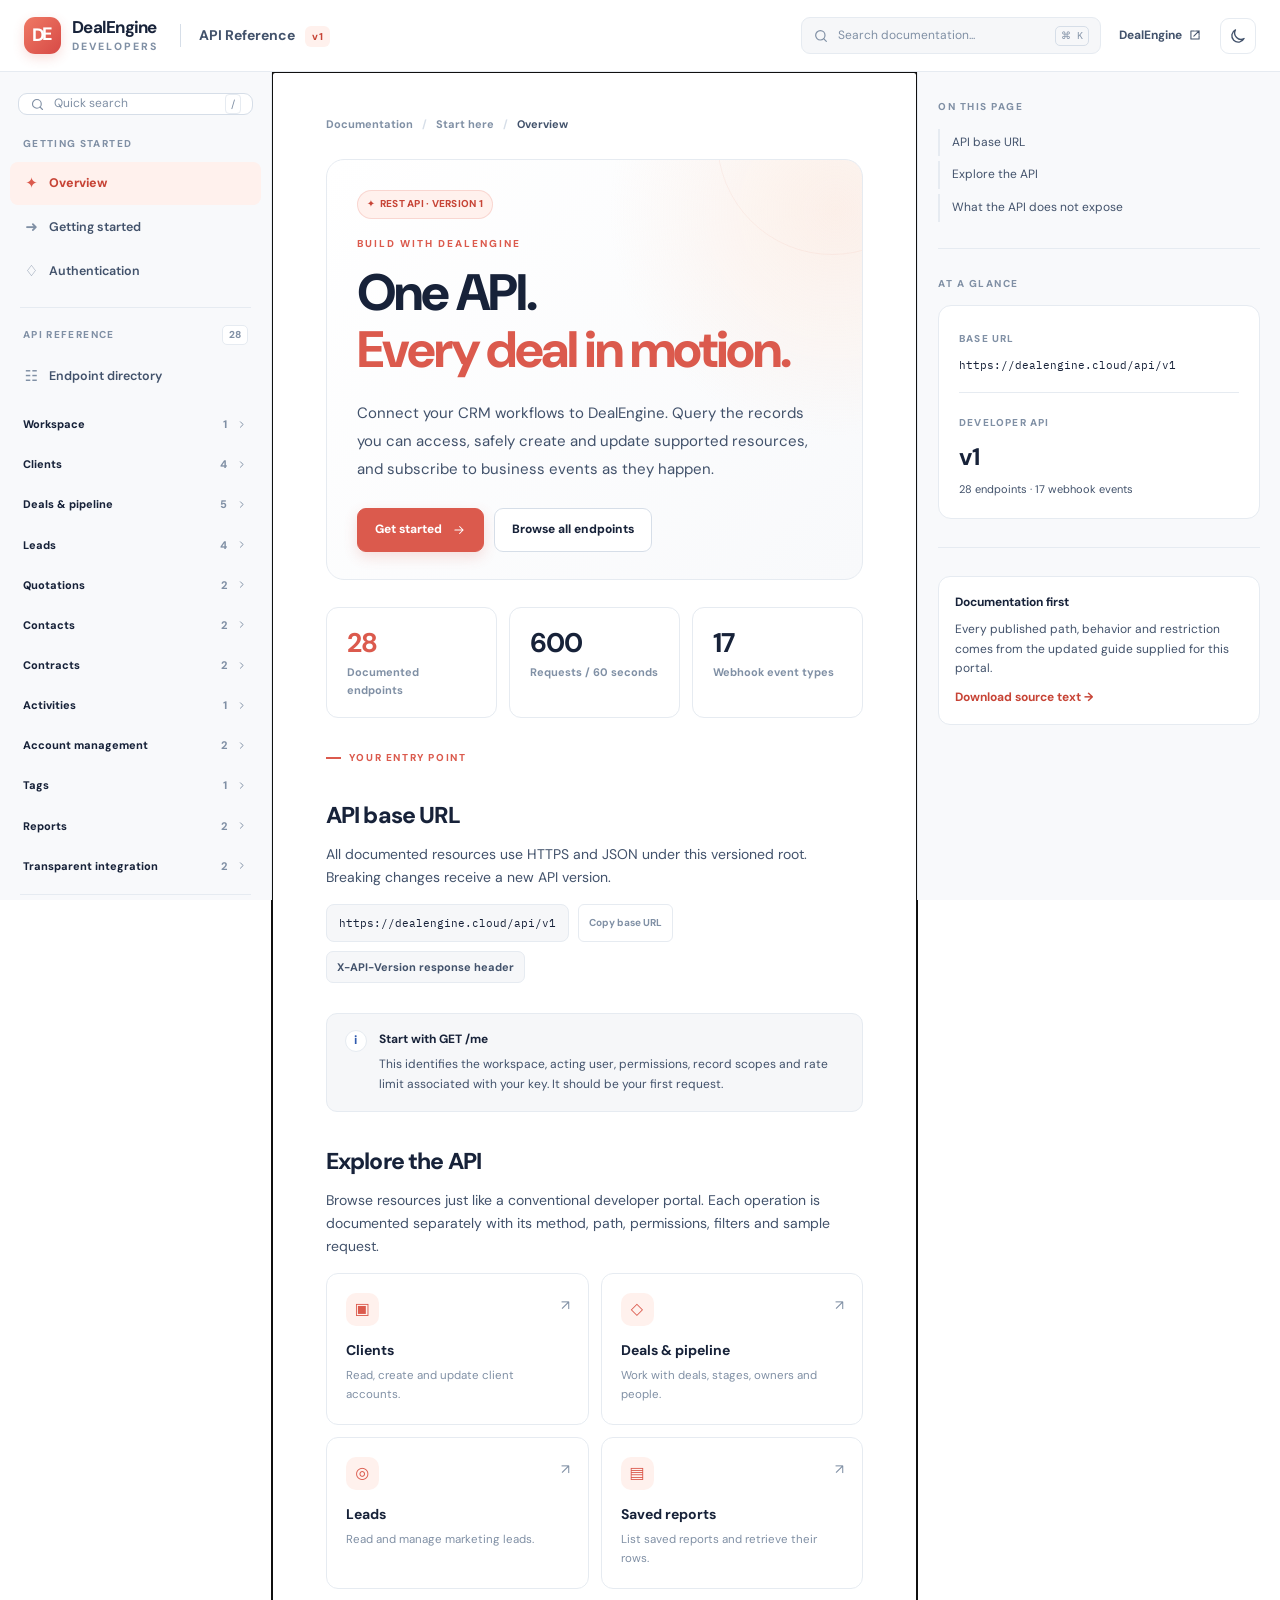
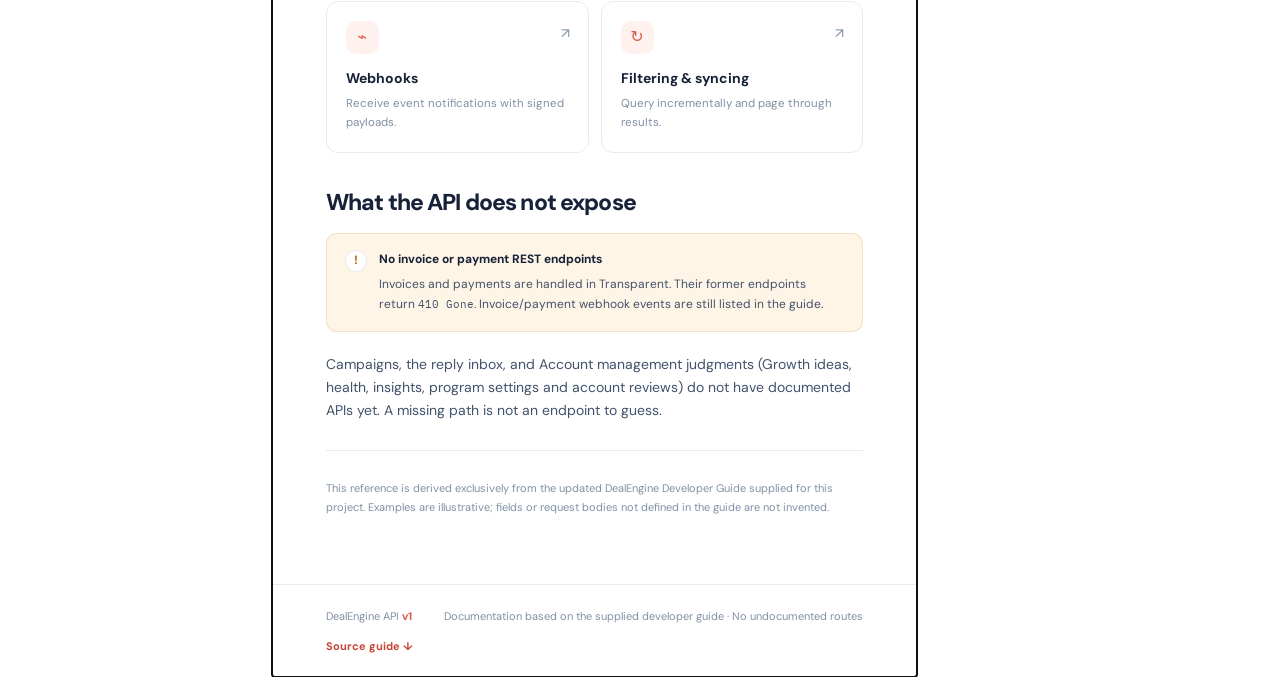
<file: index.html>
<!doctype html>
<html lang="en">
<head>
  <meta charset="utf-8">
  <meta name="viewport" content="width=device-width, initial-scale=1">
  <meta name="theme-color" content="#ffffff">
  <meta name="description" content="DealEngine API v1 developer documentation: 28 endpoints, authentication, data conventions, pagination, webhooks and integration examples.">
  <meta property="og:title" content="DealEngine API Reference">
  <meta property="og:description" content="A complete developer guide to DealEngine's documented REST endpoints and webhooks.">
  <meta property="og:type" content="website">
  <link rel="icon" type="image/svg+xml" href="assets/favicon.svg">
  <link rel="stylesheet" href="assets/styles.css">
  <title>DealEngine Developers — API Reference</title>
</head>
<body>
  <div class="application" id="app">
    <header class="topbar">
      <button class="icon-button mobile-nav-toggle" id="menuToggle" type="button" aria-label="Open documentation navigation" aria-controls="sidebar" aria-expanded="false">
        <svg viewBox="0 0 24 24" aria-hidden="true"><path d="M4 7h16M4 12h16M4 17h16"/></svg>
      </button>
      <a href="?doc=overview" class="brand" data-route="overview" aria-label="DealEngine developer docs home">
        <span class="brand-icon"><span class="brand-glyph">D</span><span class="brand-glyph accent">E</span></span>
        <span class="brand-text"><b>DealEngine</b><small>Developers</small></span>
      </a>
      <div class="header-divider"></div>
      <div class="product-title">API Reference <span class="topbar-version">v1</span></div>
      <div class="topbar-spacer"></div>
      <button id="topSearch" class="header-search" type="button" aria-label="Search documentation">
        <svg viewBox="0 0 24 24" aria-hidden="true"><circle cx="11" cy="11" r="7"/><path d="m20 20-4-4"/></svg>
        <span>Search documentation...</span>
        <kbd>⌘ K</kbd>
      </button>
      <a class="external-button" href="https://dealengine.cloud" target="_blank" rel="noopener noreferrer">DealEngine <svg viewBox="0 0 24 24" aria-hidden="true"><path d="M13 5h6v6M19 5l-9 9M19 13v6H5V5h6"/></svg></a>
      <button class="icon-button theme-toggle" id="themeToggle" type="button" aria-label="Toggle dark mode" title="Toggle theme">
        <svg viewBox="0 0 24 24" aria-hidden="true"><path d="M20.1 15.4A8.5 8.5 0 0 1 8.6 3.9a8.6 8.6 0 1 0 11.5 11.5Z"/></svg>
      </button>
    </header>

    <div class="layout">
      <div class="sidebar-backdrop" id="sidebarBackdrop"></div>
      <aside id="sidebar" class="sidebar" aria-label="Documentation sidebar">
        <div class="side-inner">
          <button id="sideSearch" type="button" class="side-search"><svg viewBox="0 0 24 24" aria-hidden="true"><circle cx="11" cy="11" r="7"/><path d="m20 20-4-4"/></svg> Quick search <span>/</span></button>
          <div class="sidebar-nav" id="sidebarNav"></div>
          <div class="sidebar-bottom">
            <div class="sidebar-support"><span class="support-icon">?</span><div><b>Need help?</b><span>Check the official Academy docs.</span></div></div>
            <a class="side-footer-link" href="https://dealengine.cloud/academy#/" target="_blank" rel="noopener noreferrer">Visit DealEngine Academy <span>↗</span></a>
          </div>
        </div>
      </aside>

      <main id="main" class="main" tabindex="-1">
        <div id="content" class="content" aria-live="polite"></div>
        <footer class="page-footer"><span>DealEngine API <strong>v1</strong></span><span>Documentation based on the supplied developer guide · No undocumented routes</span><a href="source/DealEngine-Developer-Guide.txt" download>Source guide ↓</a></footer>
      </main>

      <aside id="rightRail" class="right-rail" aria-label="Code examples and on-page navigation">
        <div id="railContent" class="rail-content"></div>
      </aside>
    </div>
  </div>

  <div id="searchOverlay" class="search-overlay" aria-hidden="true">
    <div class="search-shade" id="searchShade"></div>
    <section class="search-dialog" role="dialog" aria-modal="true" aria-label="Search documentation">
      <div class="search-input-row"><svg viewBox="0 0 24 24" aria-hidden="true"><circle cx="11" cy="11" r="7"/><path d="m20 20-4-4"/></svg><input id="searchInput" type="search" autocomplete="off" spellcheck="false" placeholder="Search endpoints, methods, guides..." aria-label="Search docs"><button id="closeSearch" type="button" aria-label="Close search"><kbd>ESC</kbd></button></div>
      <div id="searchResults" class="search-results"></div>
      <div class="search-hint"><span><kbd>↑</kbd><kbd>↓</kbd> to navigate</span><span><kbd>↵</kbd> to open</span><span>28 documented endpoints</span></div>
    </section>
  </div>
  <div id="toast" role="status" aria-live="polite" class="toast"></div>

  <script defer src="assets/data.js"></script>
  <script defer src="assets/app.js"></script>
</body>
</html>
</file>
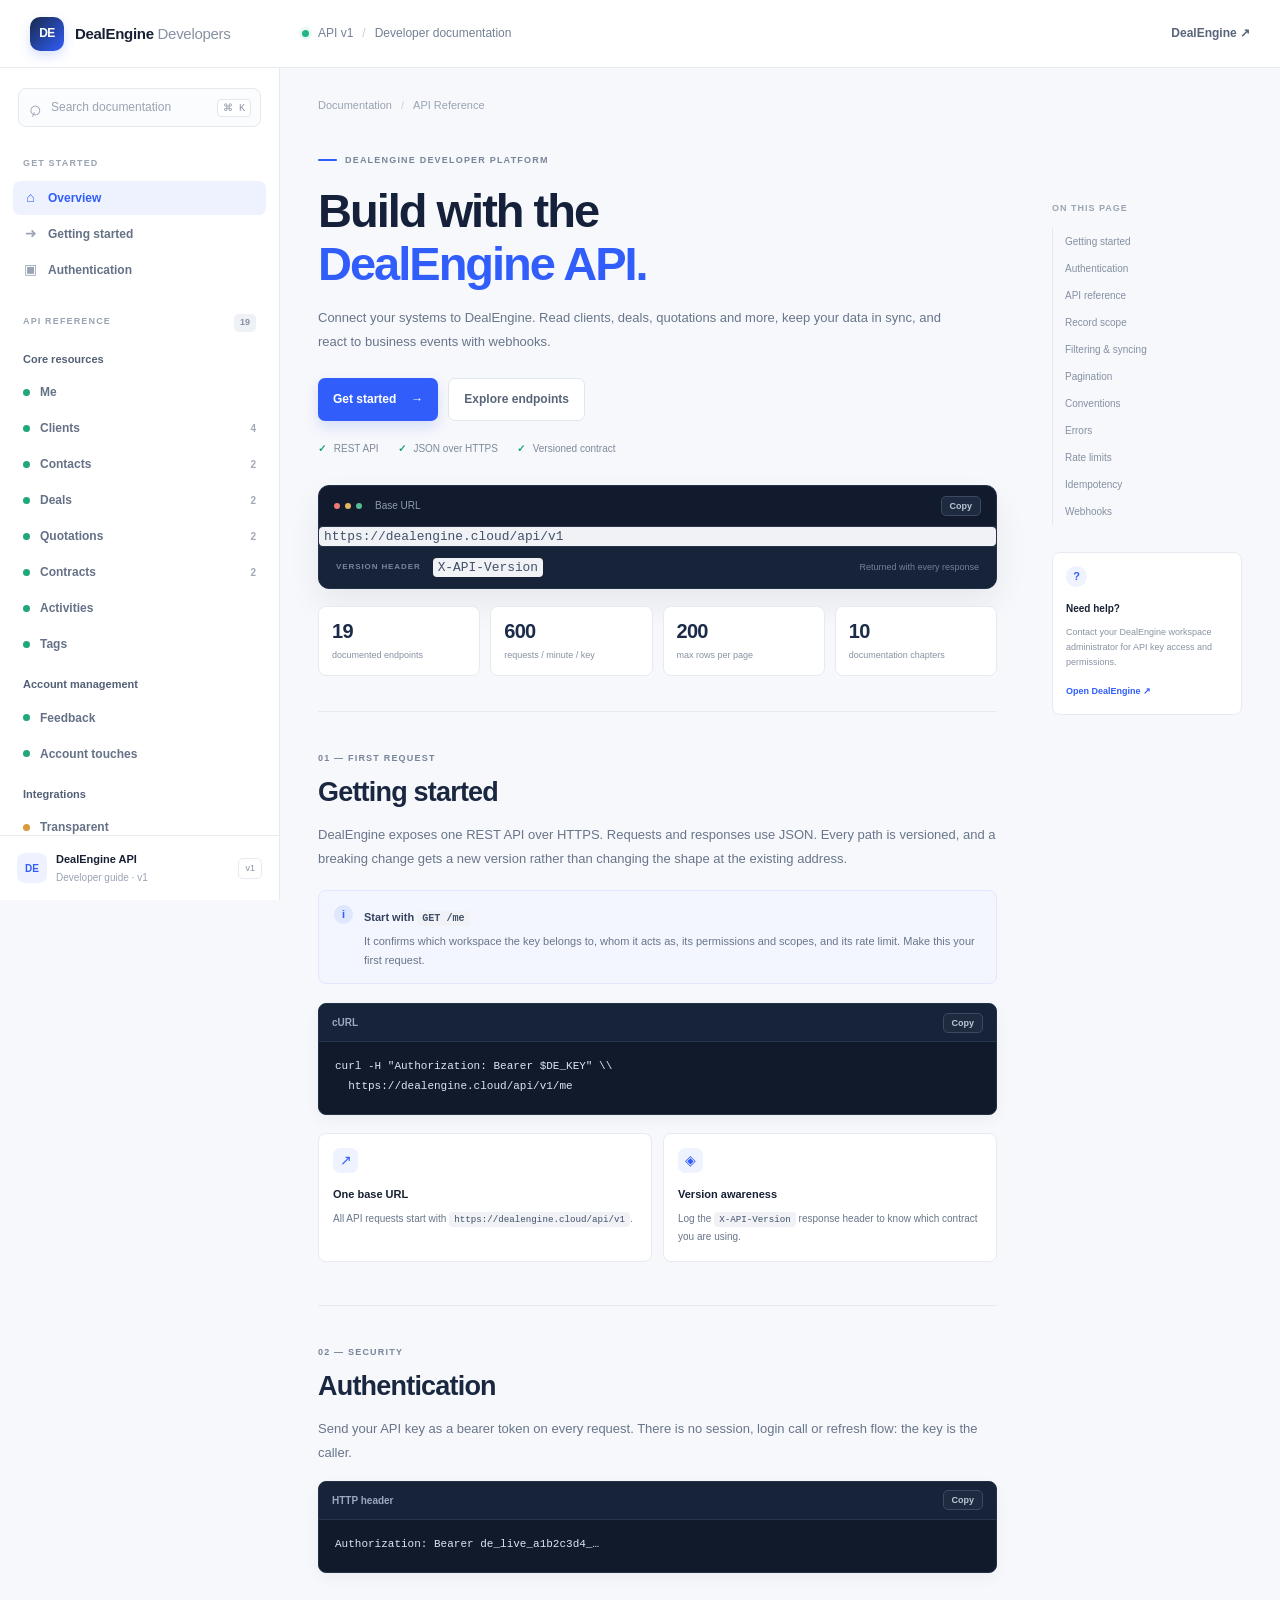
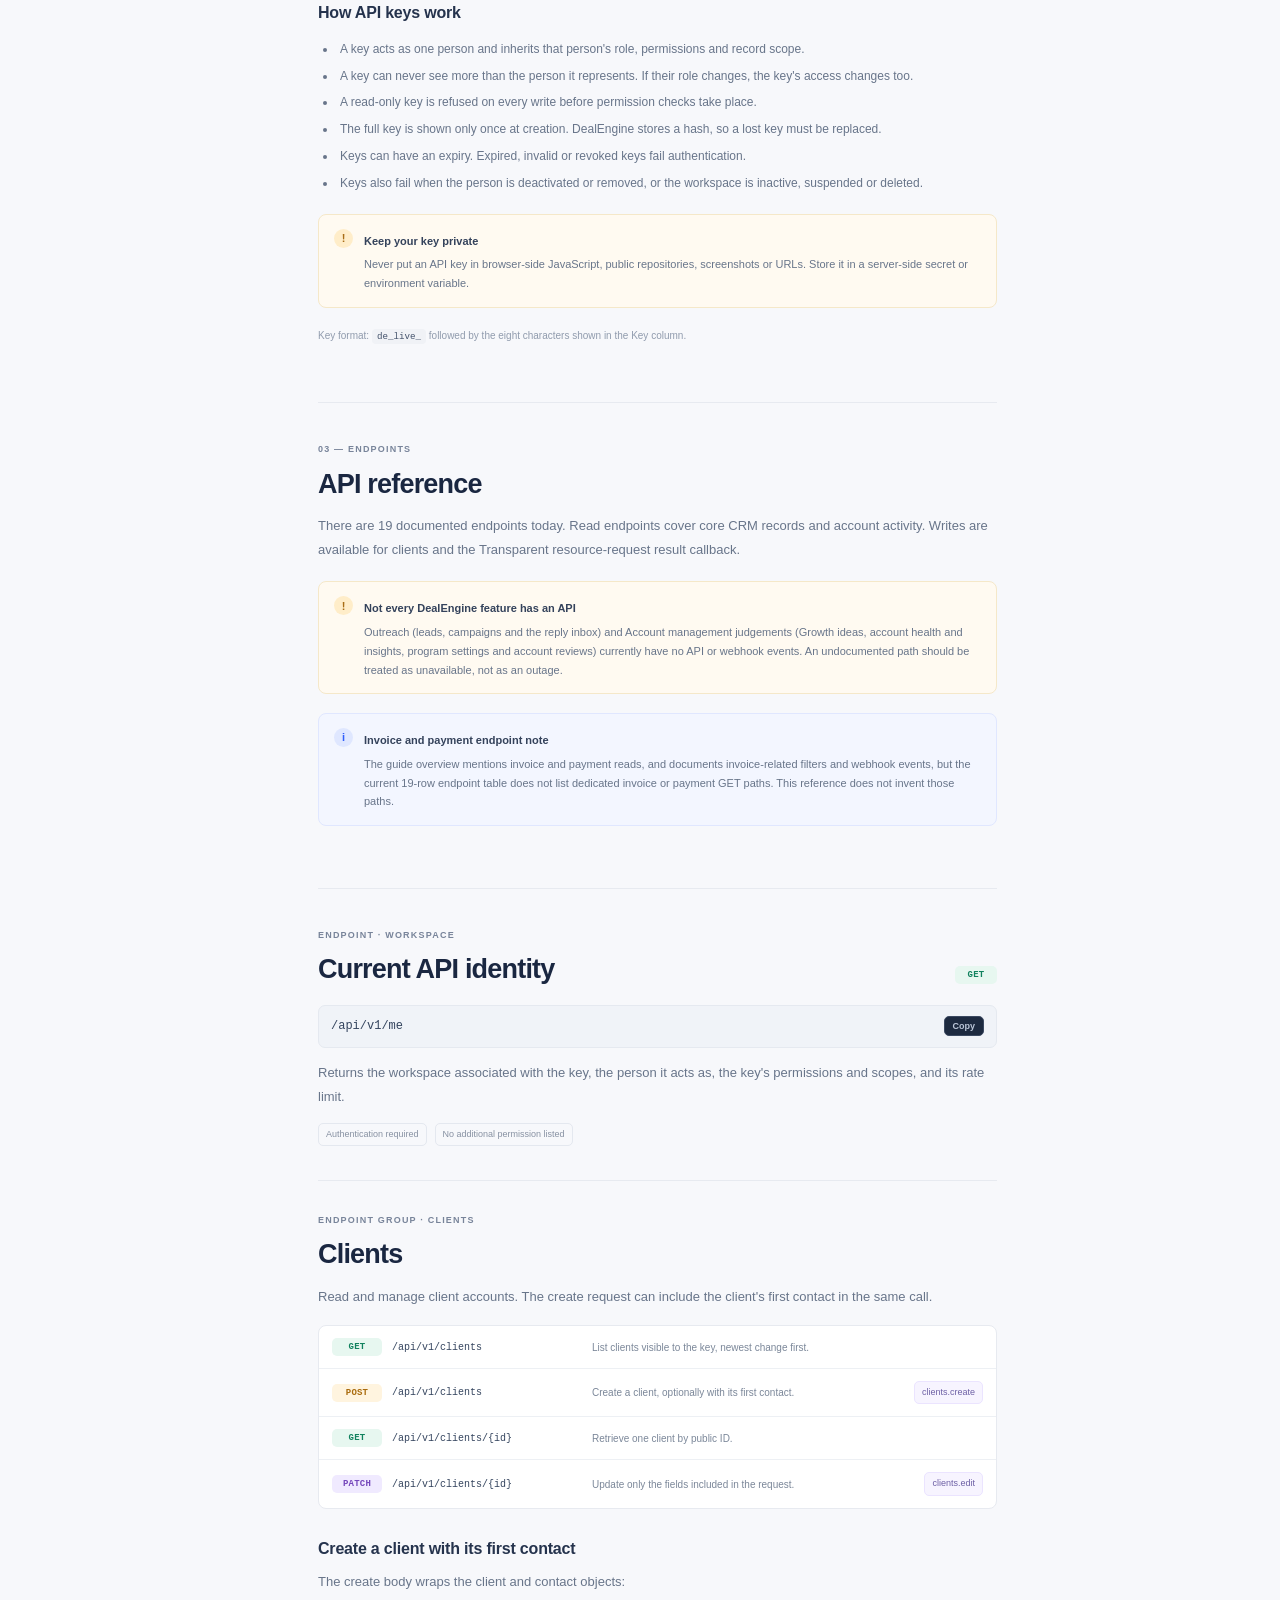
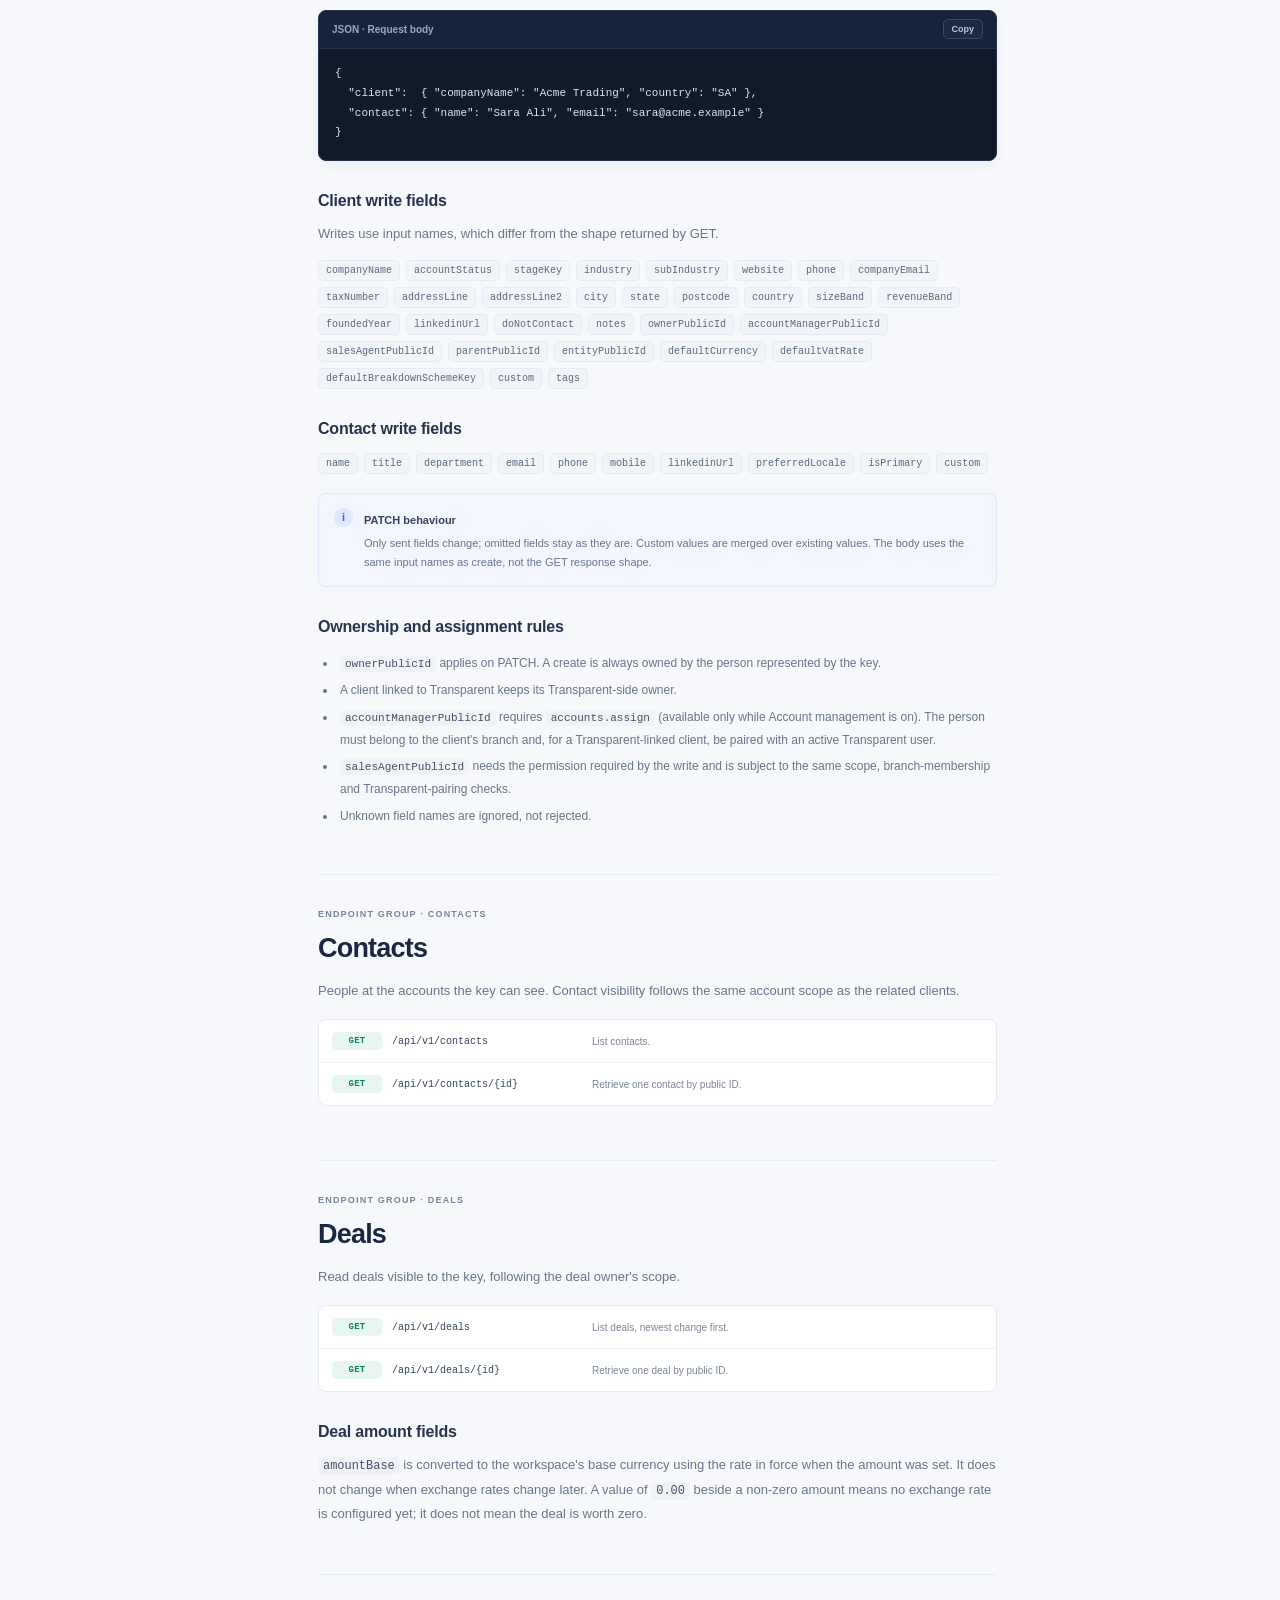
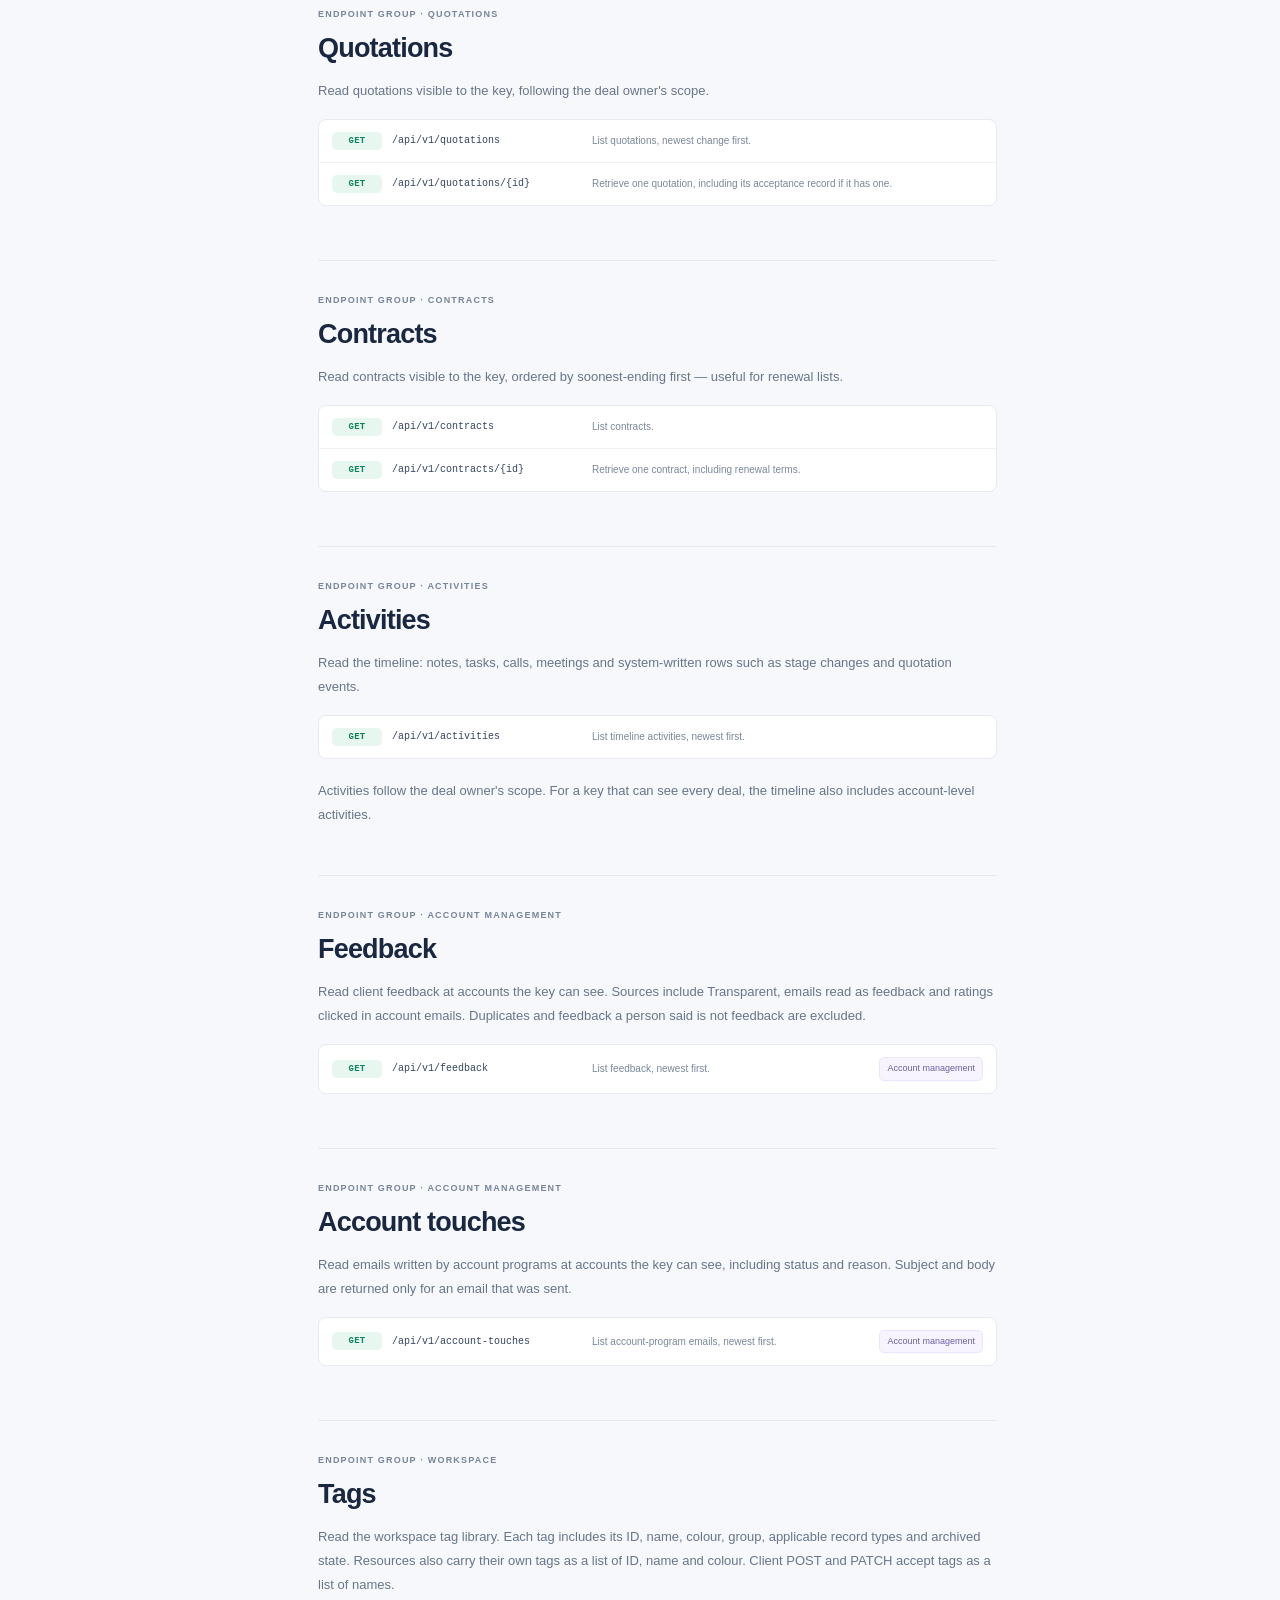
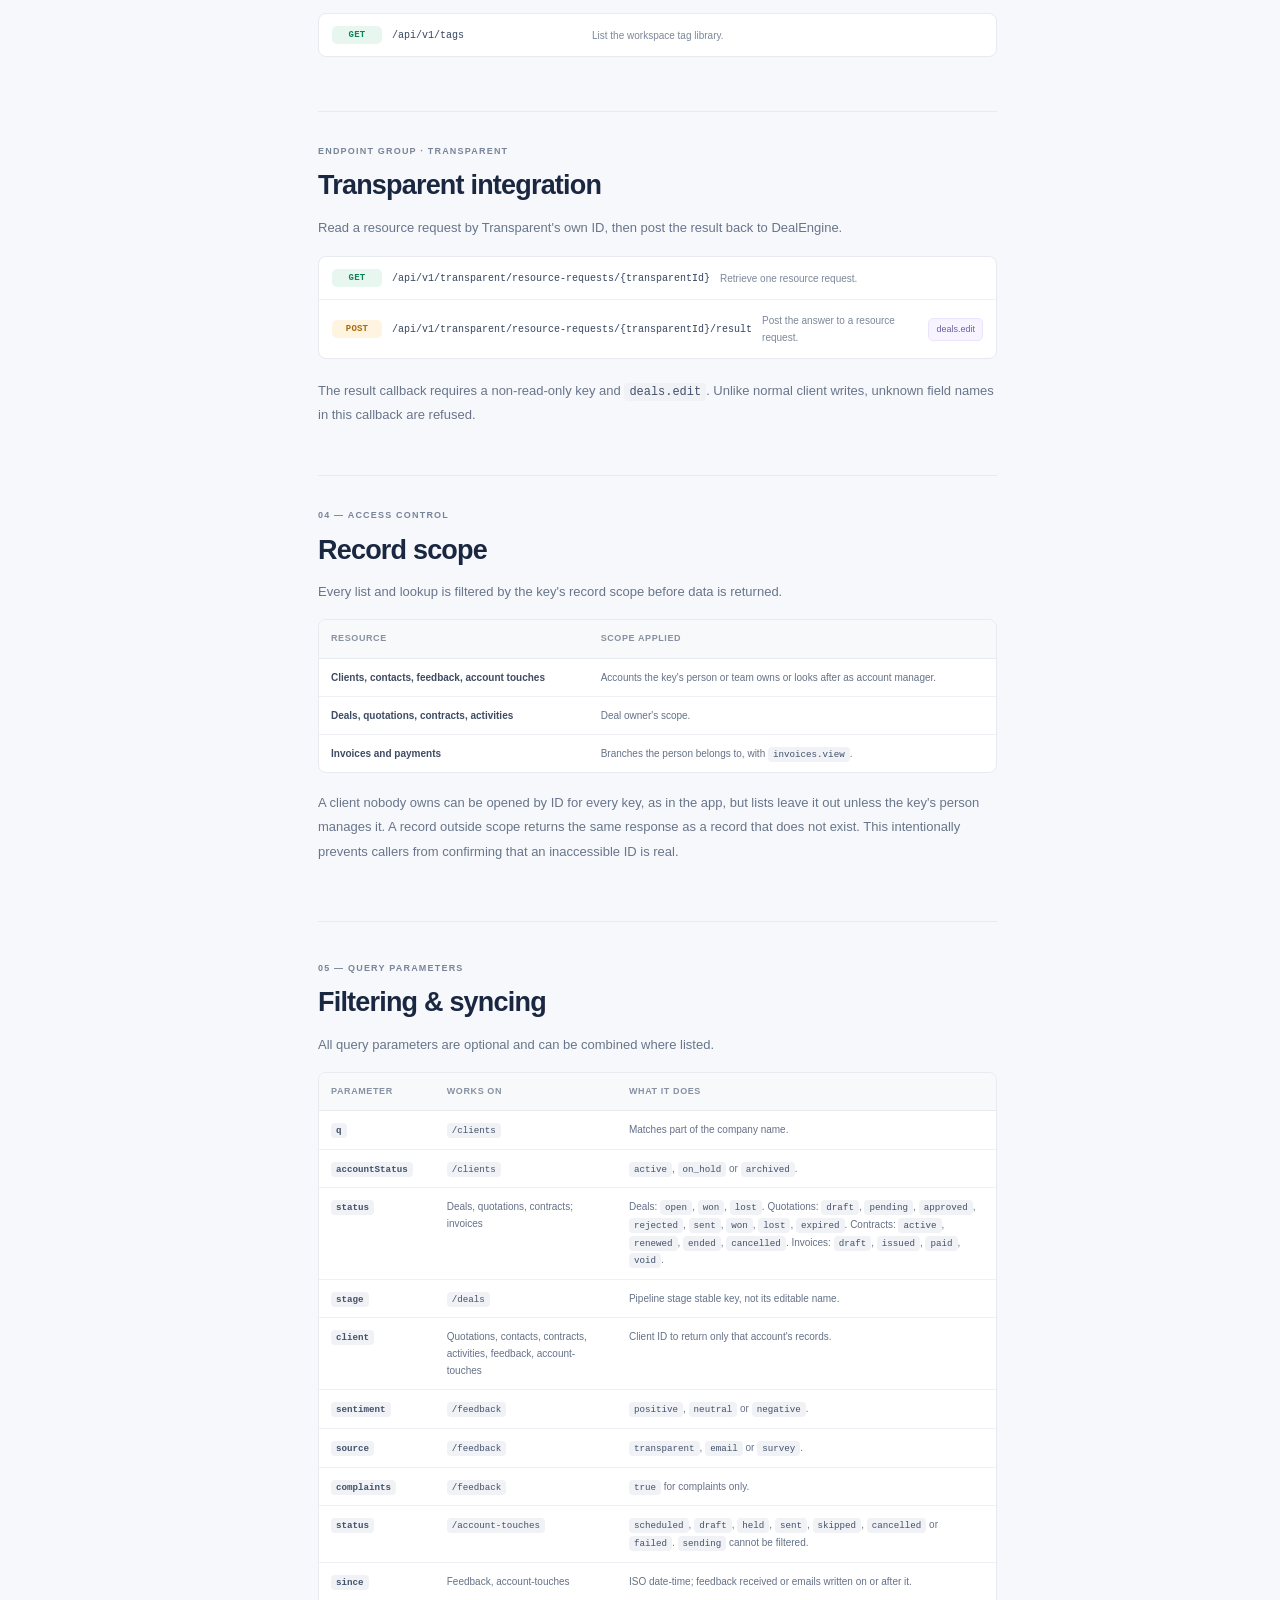
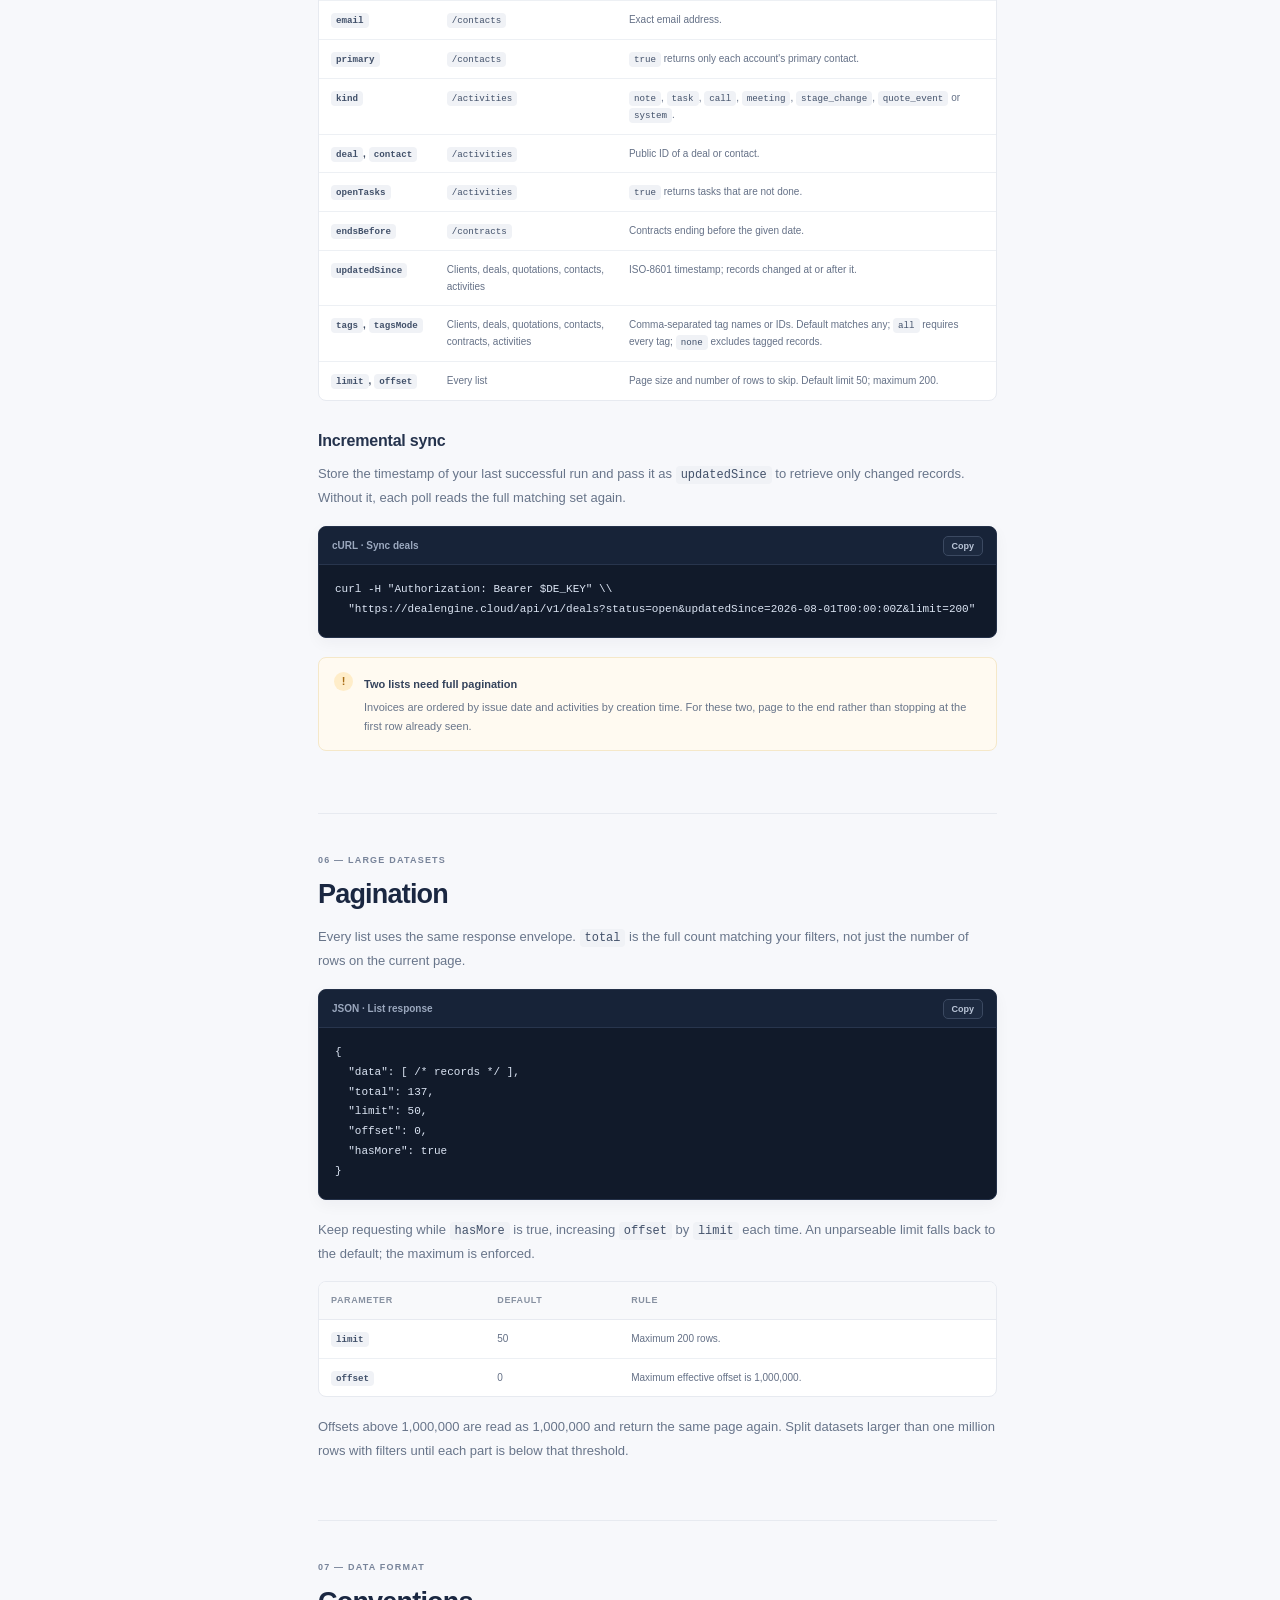
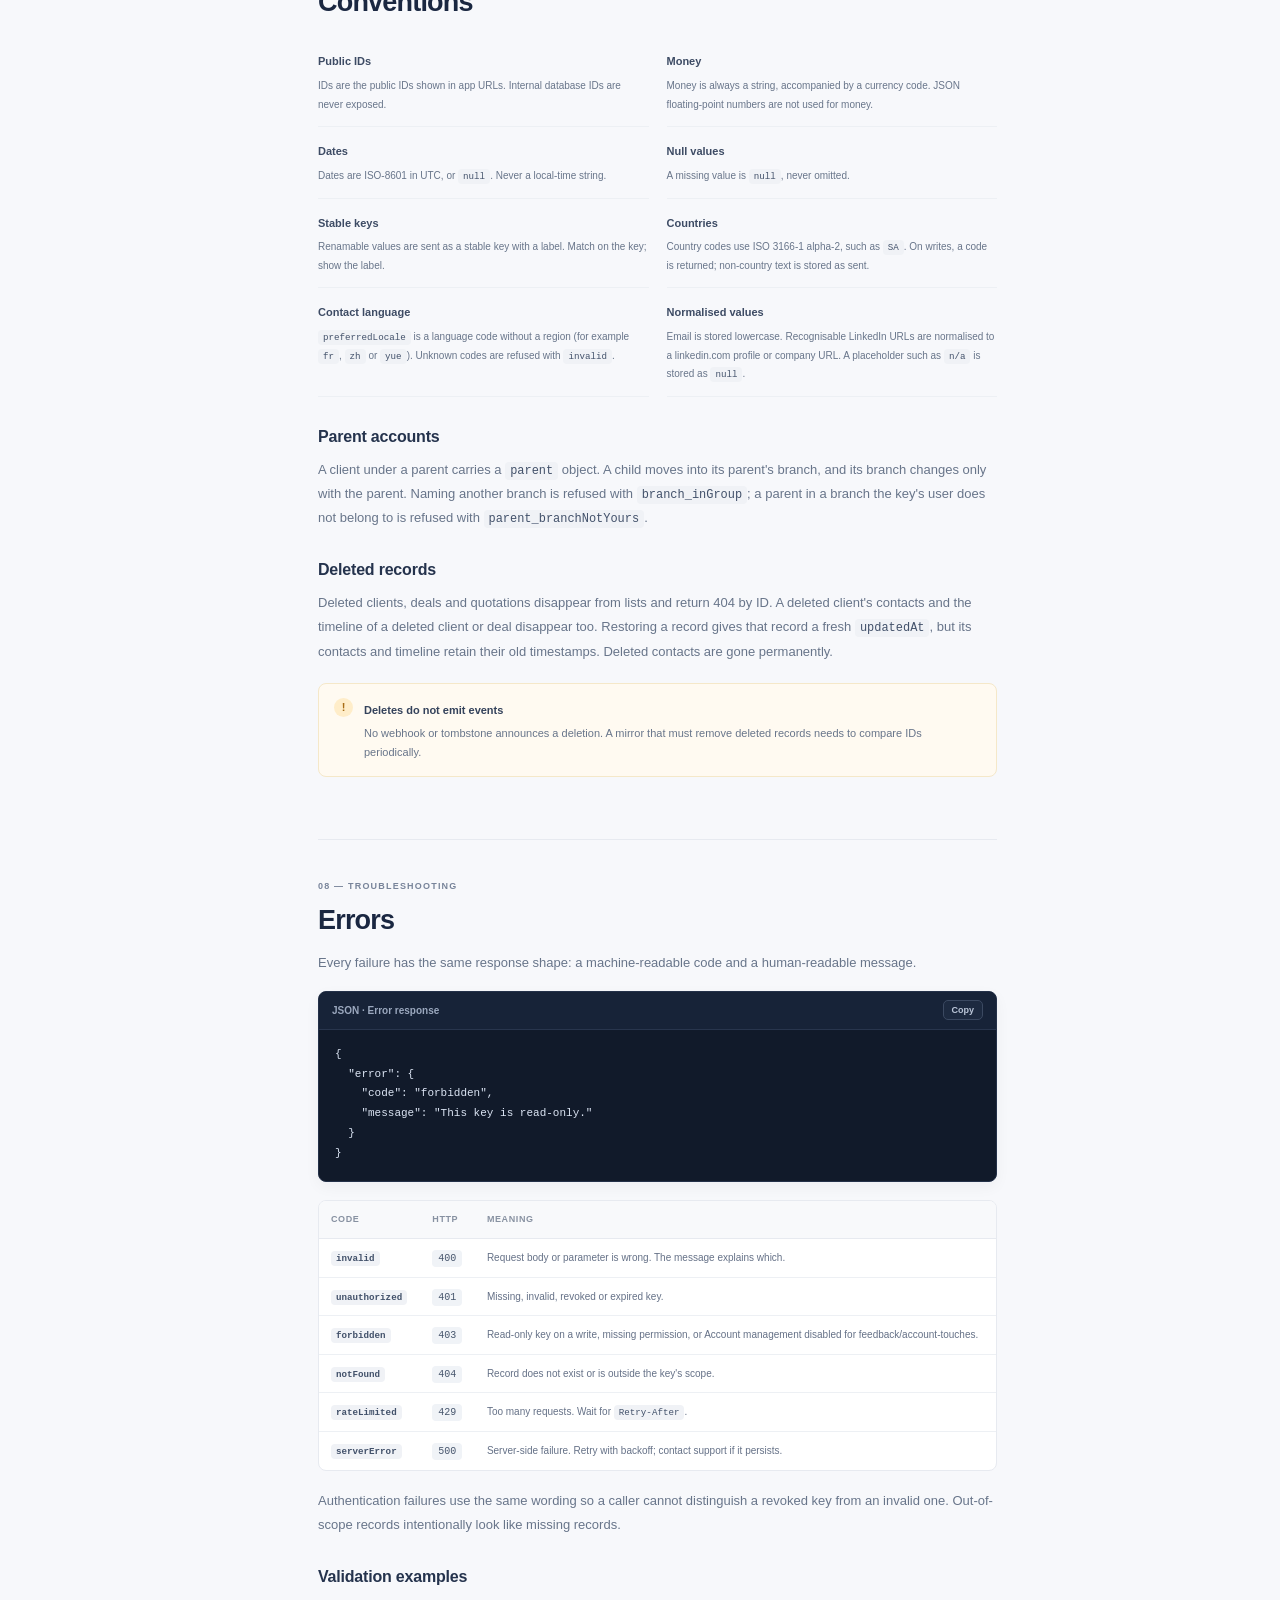
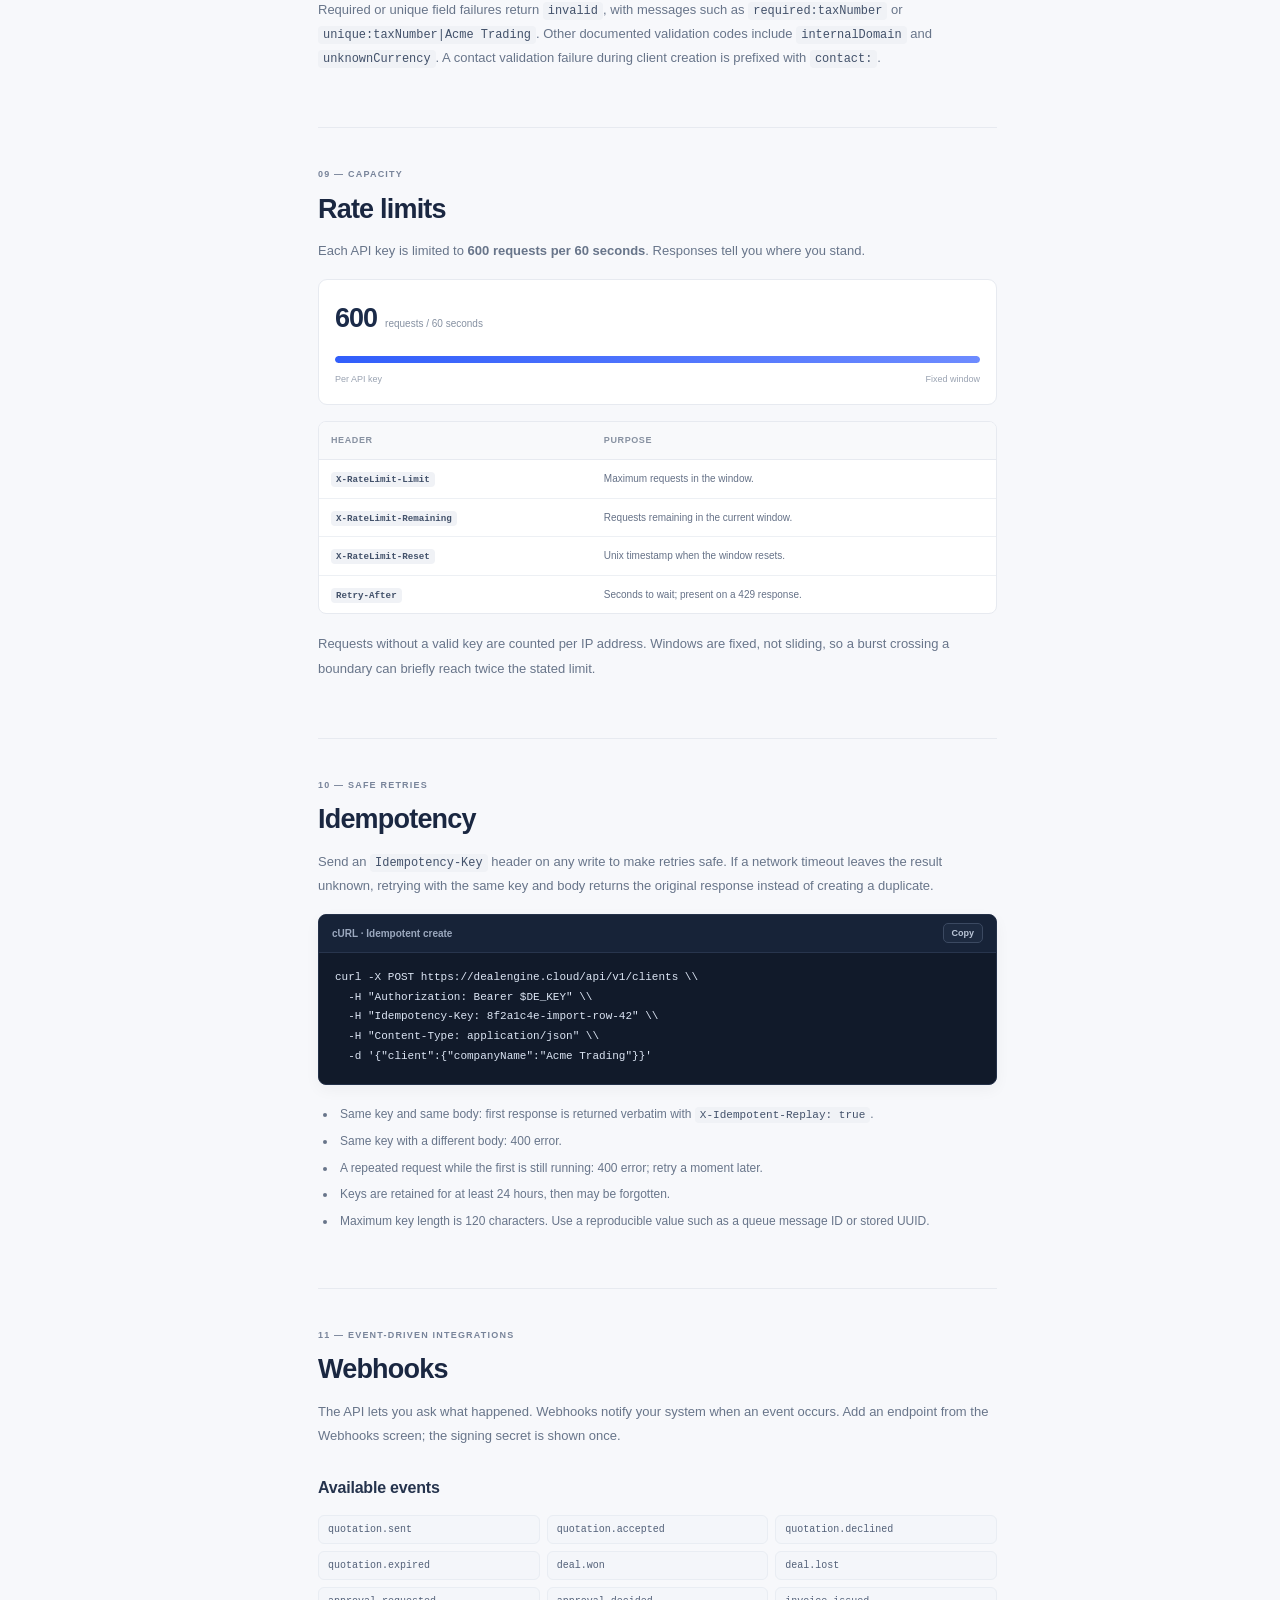
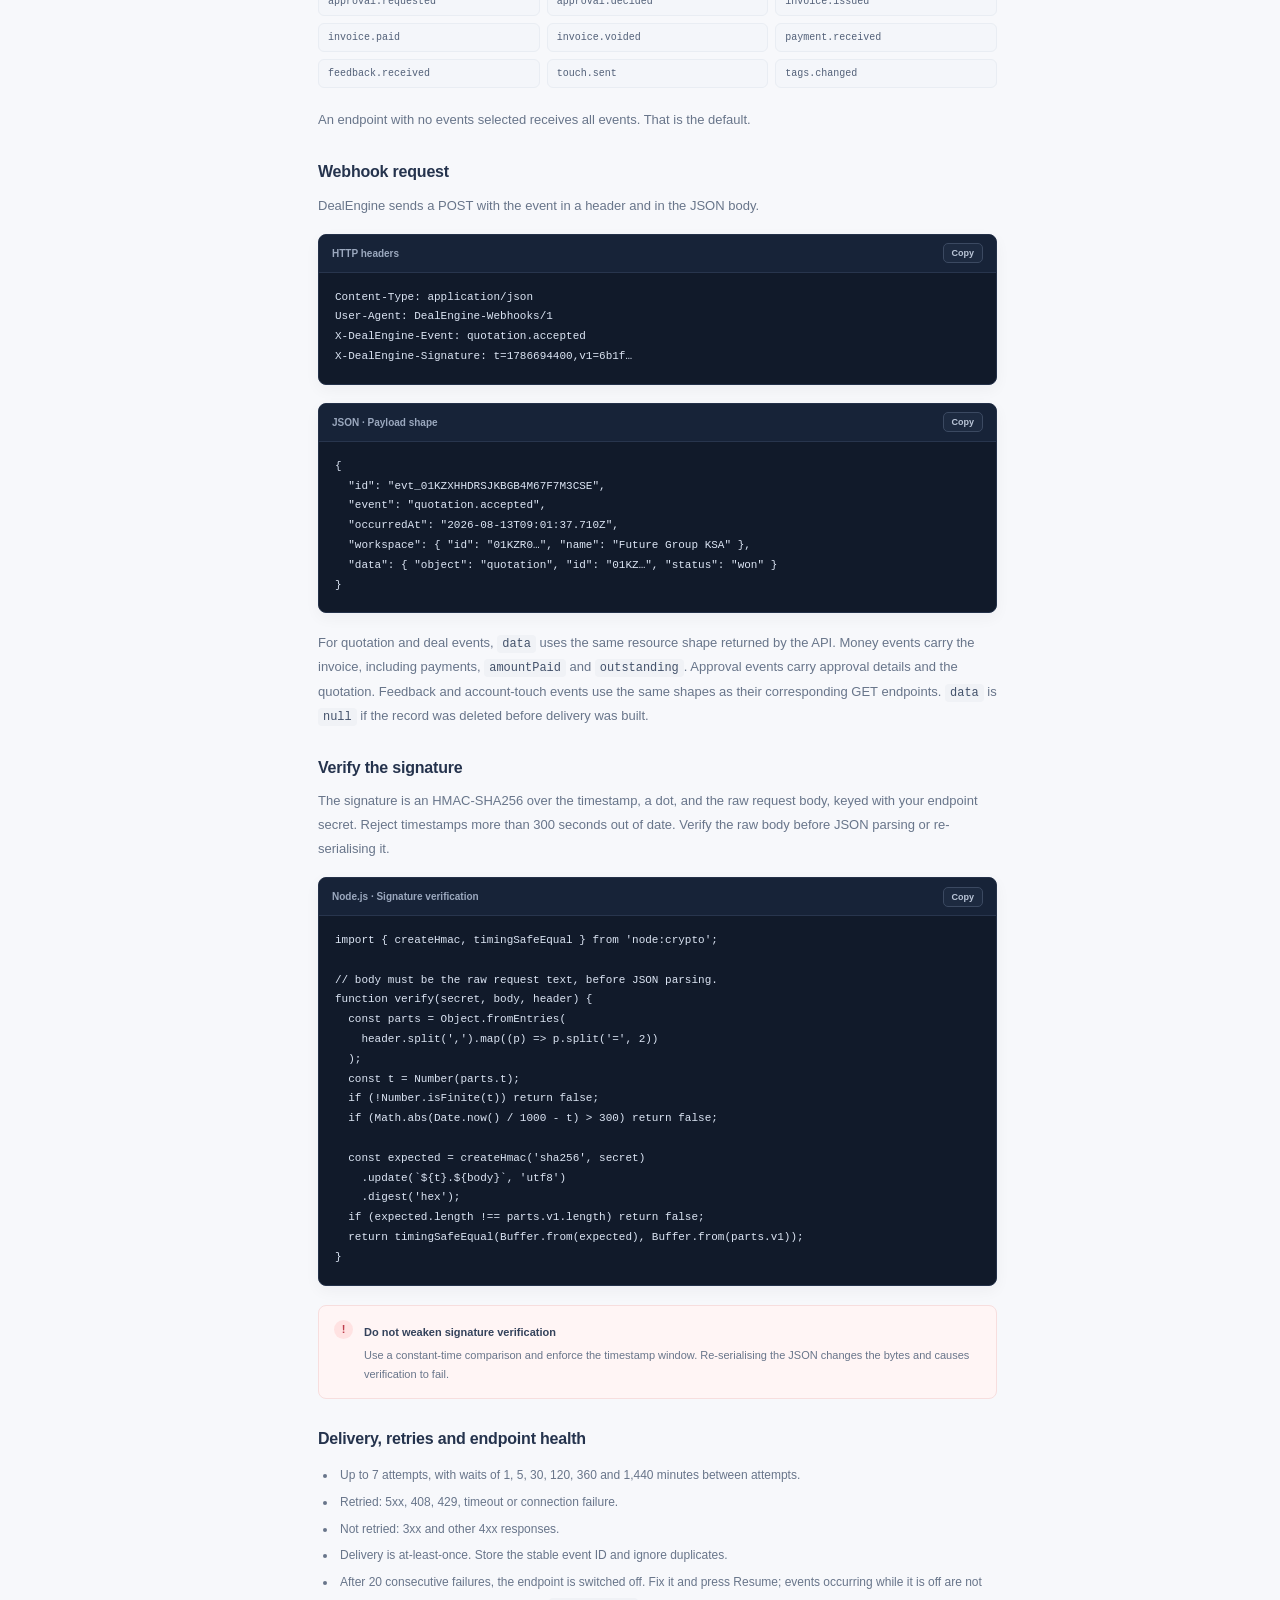
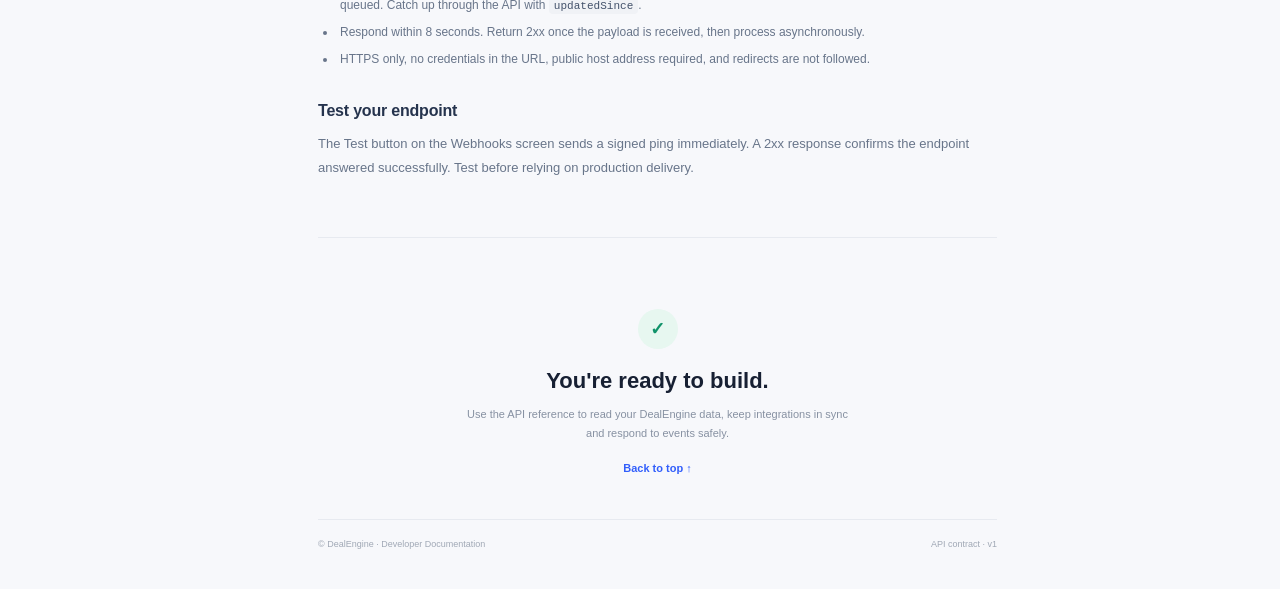
<file: preview.html>
<!doctype html>
<html lang="en">
<head>
  <meta charset="utf-8" />
  <meta name="viewport" content="width=device-width, initial-scale=1" />
  <meta name="theme-color" content="#111827" />
  <meta name="description" content="Official DealEngine REST API developer documentation." />
  <title>DealEngine API — Developer Documentation</title>
  <style>
:root{--ink:#172033;--muted:#687386;--soft:#8b95a5;--line:#e7eaf0;--paper:#fff;--canvas:#f7f8fb;--navy:#111827;--blue:#315efb;--blue-soft:#eef2ff;--teal:#0e9f8a;--green:#138b68;--red:#cf4b5b;--amber:#b7791f;--shadow:0 12px 32px rgba(19,32,57,.08);--sidebar:280px;--topbar:68px}*{box-sizing:border-box}html{scroll-behavior:smooth;scroll-padding-top:88px}body{margin:0;background:var(--canvas);color:var(--ink);font-family:Inter,-apple-system,BlinkMacSystemFont,"Segoe UI",sans-serif;font-size:14px;line-height:1.7}.app-shell{min-height:100vh}.topbar{height:var(--topbar);position:fixed;inset:0 0 auto;z-index:30;display:flex;align-items:center;padding:0 30px;background:#fff;border-bottom:1px solid var(--line)}.brand{display:flex;align-items:center;gap:11px;text-decoration:none;color:var(--ink);min-width:250px}.brand-mark{width:34px;height:34px;display:grid;place-items:center;border-radius:10px;background:linear-gradient(135deg,#18294a,#315efb);color:#fff;font-size:12px;font-weight:800;letter-spacing:-.5px;box-shadow:0 5px 12px #315efb30}.brand-name{font-size:15px;font-weight:750;letter-spacing:-.3px}.brand-name span{font-weight:500;color:#8791a2}.topbar-center{display:flex;align-items:center;gap:9px;color:#748094;font-size:12px;margin-left:22px}.status-dot{width:7px;height:7px;border-radius:50%;background:#20b486;box-shadow:0 0 0 3px #20b48618}.topbar-divider{color:#c5cad3}.topbar-actions{margin-left:auto;display:flex;align-items:center;gap:18px}.top-link{color:#586478;text-decoration:none;font-size:12px;font-weight:650}.top-link:hover{color:var(--blue)}.mobile-menu{display:none;border:0;background:none;padding:7px}.mobile-menu span{display:block;width:20px;height:2px;margin:4px;background:#27334a;border-radius:2px}.sidebar{position:fixed;top:var(--topbar);bottom:0;left:0;width:var(--sidebar);background:#fff;border-right:1px solid var(--line);display:flex;flex-direction:column;z-index:20}.sidebar-search{padding:20px 18px 13px}.searchbox{height:39px;border:1px solid #e5e8ef;border-radius:8px;display:flex;align-items:center;padding:0 9px;gap:8px;background:#fbfcfe;color:#98a1b0}.search-icon{font-size:21px;line-height:1;transform:rotate(-20deg)}.searchbox input{min-width:0;flex:1;border:0;outline:0;background:transparent;font:inherit;font-size:12px;color:var(--ink)}.searchbox input::placeholder{color:#9aa3b2}.searchbox kbd,.search-modal kbd{font:10px ui-monospace,monospace;border:1px solid #e2e6ed;border-radius:4px;padding:2px 5px;color:#8b95a5;background:#fff}.side-nav{overflow:auto;padding:4px 13px 20px;scrollbar-width:thin}.nav-label{font-size:9px;font-weight:800;letter-spacing:1.15px;color:#9aa3b2;padding:12px 10px 8px}.nav-label-spaced{margin-top:15px}.nav-count{float:right;background:#eef1f6;color:#8791a1;border-radius:5px;padding:1px 6px;font-size:9px;letter-spacing:0}.nav-group-title{font-size:11px;font-weight:700;color:#536076;padding:12px 10px 5px}.nav-link{height:34px;display:flex;align-items:center;gap:10px;padding:0 10px;margin:2px 0;border-radius:7px;text-decoration:none;color:#657187;font-size:12px;font-weight:550;transition:.15s}.nav-link:hover{background:#f6f7fb;color:#25334c}.nav-link.active{background:#eef2ff;color:#315efb;font-weight:700}.nav-icon{width:15px;text-align:center;color:#9aa4b4;font-size:14px}.nav-link.active .nav-icon{color:#315efb}.method-dot{width:7px;height:7px;border-radius:50%;background:#20a77b}.method-dot.post{background:#d89b39}.mini-count{margin-left:auto;color:#a2aab8;font-size:10px}.sidebar-footer{margin-top:auto;border-top:1px solid var(--line);padding:14px 17px;display:flex;align-items:center;gap:9px}.sidebar-footer-mark{width:30px;height:30px;border-radius:8px;background:#eef2ff;color:#315efb;display:grid;place-items:center;font-size:10px;font-weight:800}.sidebar-footer strong,.sidebar-footer span{display:block}.sidebar-footer strong{font-size:11px}.sidebar-footer div:nth-child(2) span{font-size:10px;color:#9aa3b2}.version-pill{margin-left:auto!important;border:1px solid #e7eaf0;border-radius:5px;padding:2px 6px;color:#8791a1;font-size:9px!important}.main-content{margin-left:var(--sidebar);padding:calc(var(--topbar) + 28px) 38px 60px}.content-grid{max-width:1320px;margin:0 auto;display:grid;grid-template-columns:minmax(0,850px) 190px;gap:55px;align-items:start}.docs-content{min-width:0}.breadcrumbs{display:flex;align-items:center;gap:9px;color:#9aa3b2;font-size:11px;margin:0 0 24px}.crumb-slash{color:#cbd0d9}.doc-section{padding:0 0 43px;margin:0 0 39px;border-bottom:1px solid var(--line);scroll-margin-top:94px}.hero-section{padding:14px 0 35px}.eyebrow,.section-kicker{display:flex;align-items:center;gap:8px;color:#78849a;font-size:9px;font-weight:800;letter-spacing:1.2px}.eyebrow-line{width:19px;height:2px;border-radius:2px;background:#315efb}.hero-section h1{font-size:47px;line-height:1.12;letter-spacing:-2px;margin:17px 0 16px;font-weight:800;color:#15213a}.hero-section h1 span{color:#315efb}.hero-copy{max-width:640px;color:#69758a;font-size:16px;line-height:1.8;margin:0}.hero-actions{display:flex;gap:10px;margin:24px 0 19px}.button{display:inline-flex;align-items:center;gap:15px;padding:10px 15px;border-radius:7px;text-decoration:none;font-size:12px;font-weight:700}.button-primary{background:#315efb;color:#fff;box-shadow:0 6px 14px #315efb2b}.button-primary:hover{background:#214de9}.button-secondary{background:#fff;border:1px solid #e2e6ee;color:#586478}.button-secondary:hover{border-color:#b9c5fa;color:#315efb}.hero-meta{display:flex;flex-wrap:wrap;gap:19px;color:#7e899a;font-size:10px}.meta-check{font-style:normal;color:#15a477;font-weight:900;margin-right:5px}.hero-code-card{margin-top:28px;background:#121b2d;border:1px solid #25314a;border-radius:11px;color:#dfe7f5;overflow:hidden;box-shadow:0 15px 32px #15213a12}.code-card-top{height:41px;display:flex;align-items:center;padding:0 15px;border-bottom:1px solid #27334a;color:#8f9bb1;font-size:10px}.code-card-top>span:first-child{display:flex;gap:5px;margin-right:13px}.code-card-top i{width:6px;height:6px;border-radius:50%;background:#5c6a80}.code-card-top i:first-child{background:#f17a75}.code-card-top i:nth-child(2){background:#e5b45f}.code-card-top i:nth-child(3){background:#55bd91}.hero-code-card>code{display:block;padding:17px 17px 18px;font:13px ui-monospace,SFMono-Regular,Consolas,monospace;color:#d9e6ff}.hero-code-card .copy-button{margin-left:auto}.code-card-bottom{display:flex;align-items:center;gap:12px;padding:11px 17px;background:#172338;border-top:1px solid #27334a}.code-label{font-size:8px;letter-spacing:.9px;color:#77869f;font-weight:800}.code-card-bottom code{font:11px ui-monospace,monospace;color:#aebeff}.code-note{margin-left:auto;color:#748198;font-size:9px}.stat-strip{display:grid;grid-template-columns:repeat(4,1fr);gap:10px;margin-top:17px}.stat-strip div{background:#fff;border:1px solid var(--line);border-radius:8px;padding:12px 13px}.stat-strip strong{display:block;font-size:20px;line-height:1.2;letter-spacing:-.7px;color:#1b2b49}.stat-strip span{display:block;color:#8791a2;font-size:9px;margin-top:5px}.section-kicker{margin-bottom:10px}.doc-section h2{font-size:27px;letter-spacing:-.8px;line-height:1.25;margin:0 0 13px;color:#1a2741}.doc-section h3{font-size:16px;letter-spacing:-.2px;margin:26px 0 8px;color:#25334d}.doc-section p{color:#68758a;margin:0 0 14px;font-size:13px;line-height:1.85}.doc-section ul{padding-left:19px;color:#68758a;font-size:12px;line-height:1.9}.doc-section li{padding-left:3px;margin:4px 0}.doc-section code{font-family:ui-monospace,SFMono-Regular,Consolas,monospace;font-size:.92em;background:#f0f2f6;color:#42516a;border-radius:4px;padding:2px 5px}.callout{display:flex;gap:11px;padding:14px 15px;border-radius:8px;margin:19px 0;border:1px solid}.callout-icon{width:19px;height:19px;flex:0 0 19px;display:grid;place-items:center;border-radius:50%;font-size:11px;font-weight:800}.callout strong{font-size:11px;color:#34425b}.callout p{font-size:11px;margin:3px 0 0;line-height:1.7}.callout-info{background:#f3f6ff;border-color:#e0e7ff}.callout-info .callout-icon{background:#dfe7ff;color:#315efb}.callout-warning{background:#fffaf1;border-color:#f5e8c9}.callout-warning .callout-icon{background:#ffedc9;color:#a86d16}.callout-danger{background:#fff5f5;border-color:#f7dede}.callout-danger .callout-icon{background:#ffe2e2;color:#bd3e4d}.code-block{margin:16px 0 18px;background:#111a2a;border:1px solid #243149;border-radius:8px;overflow:hidden;box-shadow:0 5px 15px #1720330b}.code-toolbar{height:38px;display:flex;align-items:center;justify-content:space-between;padding:0 13px;background:#172338;border-bottom:1px solid #28354d;color:#9ba8be;font-size:10px;font-weight:600}.copy-button{border:1px solid #3b4961;background:#1d2a40;color:#bac5d7;border-radius:5px;padding:4px 8px;font-size:9px;cursor:pointer;font-weight:650}.copy-button:hover{border-color:#8194ba;color:#fff}.copy-button.copied{color:#75d5af;border-color:#2e886e}.code-block pre{margin:0;padding:15px 16px 17px;overflow:auto;color:#dce5f4;font:11px/1.8 ui-monospace,SFMono-Regular,Consolas,monospace;tab-size:2}.code-block pre code{background:none;color:inherit;padding:0;font:inherit}.info-grid{display:grid;gap:11px;margin-top:17px}.two-col{grid-template-columns:repeat(2,minmax(0,1fr))}.info-card{background:#fff;border:1px solid var(--line);border-radius:8px;padding:14px}.card-icon{display:grid;place-items:center;width:25px;height:25px;border-radius:7px;background:#eff3ff;color:#315efb;margin-bottom:9px;font-size:14px}.info-card strong{font-size:11px}.info-card p{font-size:10px;margin:4px 0 0}.small-note{font-size:10px!important;color:#909bad!important}.endpoint-section{padding-bottom:34px;margin-bottom:32px}.endpoint-heading{display:flex;align-items:center;justify-content:space-between;gap:15px}.endpoint-heading h2{margin-bottom:10px}.method-badge{display:inline-flex;align-items:center;justify-content:center;min-width:42px;padding:4px 7px;border-radius:5px;font:800 9px ui-monospace,monospace;letter-spacing:.2px}.method-get{background:#e7f7f0;color:#11825e}.method-post{background:#fff4df;color:#a96b0d}.method-patch{background:#f0eaff;color:#7547bb}.endpoint-path{display:flex;align-items:center;justify-content:space-between;background:#f0f3f8;border:1px solid #e5e9f0;border-radius:7px;padding:10px 12px;margin:8px 0 13px}.endpoint-path code{background:none;padding:0;color:#34445e;font-size:12px}.endpoint-meta{display:flex;gap:8px;flex-wrap:wrap;margin-top:12px}.endpoint-meta span,.permission{border:1px solid #e4e8ef;border-radius:5px;padding:3px 7px;color:#8791a2;font-size:9px}.endpoint-list{border:1px solid var(--line);border-radius:8px;overflow:hidden;margin:16px 0 20px;background:#fff}.endpoint-row{display:grid;grid-template-columns:50px minmax(190px,auto) 1fr auto;gap:10px;align-items:center;padding:12px 13px;border-bottom:1px solid #edf0f4}.endpoint-row:last-child{border-bottom:0}.endpoint-row>code{background:none;padding:0;color:#34445e;font-size:10px;white-space:nowrap}.endpoint-desc{color:#7b8799;font-size:10px}.permission{color:#6d60a5;background:#f7f4ff;border-color:#ebe4ff;white-space:nowrap}.field-cloud{display:flex;flex-wrap:wrap;gap:6px;margin:10px 0 18px}.field-cloud span{background:#f1f4f8;border:1px solid #e7ebf1;border-radius:5px;padding:4px 7px;color:#5b687c;font:10px ui-monospace,monospace}.table-wrap{overflow-x:auto;border:1px solid var(--line);border-radius:8px;background:#fff;margin:15px 0 18px}.table-wrap table{width:100%;border-collapse:collapse;min-width:550px;text-align:left}.table-wrap th{background:#f8f9fb;color:#8791a1;font-size:9px;text-transform:uppercase;letter-spacing:.6px;font-weight:800;padding:11px 12px;border-bottom:1px solid var(--line)}.table-wrap td{padding:10px 12px;border-bottom:1px solid #edf0f4;color:#657187;font-size:10px;vertical-align:top}.table-wrap tr:last-child td{border-bottom:0}.table-wrap td:first-child{font-weight:650;color:#3e4b62;white-space:nowrap}.table-wrap td code{white-space:nowrap}.http-code{font:10px ui-monospace,monospace;color:#46556c;background:#f0f3f7;border-radius:4px;padding:3px 6px}.convention-list{display:grid;grid-template-columns:repeat(2,minmax(0,1fr));gap:0 18px;margin:18px 0}.convention-list>div{padding:12px 0;border-bottom:1px solid #edf0f4}.convention-list strong{font-size:11px;color:#3d4b64}.convention-list p{font-size:10px;margin:4px 0 0}.rate-card{background:#fff;border:1px solid var(--line);border-radius:9px;padding:16px;margin:16px 0}.rate-number{font-size:27px;font-weight:800;letter-spacing:-1px;color:#1b2b49}.rate-unit{font-size:10px;color:#8590a1;margin-left:8px}.rate-bar{height:7px;background:#edf1f7;border-radius:10px;margin:14px 0 9px;overflow:hidden}.rate-bar span{display:block;width:100%;height:100%;background:linear-gradient(90deg,#315efb,#6d8bff);border-radius:10px}.rate-foot{display:flex;justify-content:space-between;color:#9aa3b2;font-size:9px}.event-grid{display:grid;grid-template-columns:repeat(3,minmax(0,1fr));gap:7px;margin:14px 0 20px}.event-grid span{padding:8px 9px;background:#f4f6fa;border:1px solid #e9edf3;border-radius:6px;color:#526078;font:10px ui-monospace,monospace;overflow-wrap:anywhere}.docs-end{text-align:center;padding:32px 20px 40px}.end-icon{width:40px;height:40px;border-radius:50%;background:#e7f7f0;color:#11936a;display:grid;place-items:center;font-size:18px;font-weight:800;margin:0 auto 13px}.docs-end h2{font-size:22px;margin:0 0 6px}.docs-end p{font-size:11px;color:#8791a2;margin:0 auto 13px;max-width:400px}.back-top{color:#315efb;text-decoration:none;font-size:11px;font-weight:700}.site-footer{display:flex;justify-content:space-between;border-top:1px solid var(--line);padding-top:17px;color:#a0a8b5;font-size:9px}.right-rail{padding-top:105px}.rail-sticky{position:sticky;top:105px;display:flex;flex-direction:column;align-items:stretch}.rail-title{font-size:9px;letter-spacing:1px;font-weight:800;color:#9ba4b2;margin-bottom:12px}.rail-sticky>a:not(.back-top){border-left:1px solid #e3e7ee;padding:5px 0 5px 12px;color:#8490a2;text-decoration:none;font-size:10px}.rail-sticky>a:hover{color:#315efb;border-left:2px solid #315efb;padding-left:11px}.rail-help{margin-top:27px;padding:13px;border:1px solid var(--line);border-radius:8px;background:#fff}.help-icon{width:21px;height:21px;display:grid;place-items:center;border-radius:50%;background:#eff3ff;color:#315efb;font-size:11px;font-weight:800;margin-bottom:9px}.rail-help strong{font-size:10px}.rail-help p{font-size:9px;color:#8993a3;line-height:1.65;margin:5px 0 8px}.rail-help a{font-size:9px;color:#315efb;text-decoration:none;font-weight:700}.search-overlay{position:fixed;inset:0;background:#10182780;z-index:60;display:none;align-items:flex-start;justify-content:center;padding:15vh 20px 20px}.search-overlay.open{display:flex}.search-modal{width:min(560px,100%);background:#fff;border:1px solid #e3e8f0;border-radius:12px;box-shadow:0 25px 70px #0e172a40;overflow:hidden}.search-modal-input{display:flex;align-items:center;gap:11px;padding:14px 16px;border-bottom:1px solid var(--line);color:#8c96a6}.search-modal-input input{flex:1;border:0;outline:0;font:13px inherit;color:var(--ink)}.search-results{max-height:330px;overflow:auto;padding:9px}.search-results p{padding:13px;color:#9aa3b2;font-size:11px;margin:0}.search-result{display:block;padding:10px 12px;border-radius:7px;text-decoration:none;color:#43516a}.search-result:hover{background:#f2f5ff}.search-result strong{display:block;font-size:11px}.search-result span{font-size:9px;color:#8d98a8}.search-empty{font-size:11px;color:#9aa3b2;padding:15px}.nav-link.hidden{display:none}
@media(max-width:1200px){.content-grid{grid-template-columns:minmax(0,1fr);max-width:850px}.right-rail{display:none}.main-content{padding-right:30px;padding-left:30px}}
@media(max-width:800px){:root{--sidebar:280px}.topbar{padding:0 16px}.brand{min-width:0}.brand-name{font-size:14px}.topbar-center{display:none}.topbar-actions{gap:10px}.mobile-menu{display:block}.sidebar{transform:translateX(-100%);transition:transform .22s ease;box-shadow:12px 0 30px #11182710}.sidebar.open{transform:translateX(0)}.main-content{margin-left:0;padding:calc(var(--topbar) + 22px) 20px 45px}.hero-section h1{font-size:39px}.hero-copy{font-size:14px}.stat-strip{grid-template-columns:repeat(2,1fr)}.event-grid{grid-template-columns:repeat(2,minmax(0,1fr))}}
@media(max-width:540px){.top-link{display:none}.main-content{padding-left:16px;padding-right:16px}.hero-section h1{font-size:34px;letter-spacing:-1.5px}.hero-meta{gap:9px 14px}.hero-code-card>code{font-size:11px;overflow-wrap:anywhere}.code-card-bottom{flex-wrap:wrap;gap:7px}.code-note{width:100%;margin-left:0}.two-col,.convention-list{grid-template-columns:1fr}.endpoint-row{grid-template-columns:43px minmax(0,1fr);gap:7px}.endpoint-row>code{font-size:10px;white-space:normal;overflow-wrap:anywhere}.endpoint-desc{grid-column:2}.endpoint-row .permission{grid-column:2;justify-self:start}.endpoint-heading h2{font-size:23px}.doc-section h2{font-size:24px}.site-footer{gap:10px;flex-wrap:wrap}.breadcrumbs{margin-bottom:17px}}

</style>
</head>
<body>
  <div class="app-shell">
    <header class="topbar">
      <a class="brand" href="#overview" aria-label="DealEngine API home">
        <span class="brand-mark">DE</span>
        <span class="brand-name">DealEngine <span>Developers</span></span>
      </a>
      <div class="topbar-center"><span class="status-dot"></span> API v1 <span class="topbar-divider">/</span> Developer documentation</div>
      <div class="topbar-actions">
        <a class="top-link" href="https://dealengine.cloud" target="_blank" rel="noreferrer">DealEngine <span aria-hidden="true">↗</span></a>
        <button class="mobile-menu" id="mobileMenu" aria-label="Open navigation" aria-expanded="false"><span></span><span></span><span></span></button>
      </div>
    </header>

    <aside class="sidebar" id="sidebar">
      <div class="sidebar-search">
        <label class="searchbox" for="docSearch"><span class="search-icon">⌕</span><input id="docSearch" type="search" placeholder="Search documentation" autocomplete="off" /><kbd>⌘ K</kbd></label>
      </div>
      <nav class="side-nav" aria-label="Documentation navigation">
        <div class="nav-label">GET STARTED</div>
        <a class="nav-link active" href="#overview" data-search="overview introduction"><span class="nav-icon">⌂</span> Overview</a>
        <a class="nav-link" href="#getting-started" data-search="getting started base url first request"><span class="nav-icon">➜</span> Getting started</a>
        <a class="nav-link" href="#authentication" data-search="authentication bearer api key scopes permissions"><span class="nav-icon">▣</span> Authentication</a>

        <div class="nav-label nav-label-spaced">API REFERENCE <span class="nav-count">19</span></div>
        <div class="nav-group-title">Core resources</div>
        <a class="nav-link" href="#endpoint-me" data-search="me workspace key permissions scopes"><span class="method-dot get"></span> Me</a>
        <a class="nav-link" href="#endpoint-clients" data-search="clients create update get list"><span class="method-dot get"></span> Clients <span class="mini-count">4</span></a>
        <a class="nav-link" href="#endpoint-contacts" data-search="contacts people primary email"><span class="method-dot get"></span> Contacts <span class="mini-count">2</span></a>
        <a class="nav-link" href="#endpoint-deals" data-search="deals pipeline amount stage"><span class="method-dot get"></span> Deals <span class="mini-count">2</span></a>
        <a class="nav-link" href="#endpoint-quotations" data-search="quotations acceptance approval"><span class="method-dot get"></span> Quotations <span class="mini-count">2</span></a>
        <a class="nav-link" href="#endpoint-contracts" data-search="contracts renewal terms"><span class="method-dot get"></span> Contracts <span class="mini-count">2</span></a>
        <a class="nav-link" href="#endpoint-activities" data-search="activities notes tasks calls meetings timeline"><span class="method-dot get"></span> Activities</a>
        <a class="nav-link" href="#endpoint-tags" data-search="tags library colour group"><span class="method-dot get"></span> Tags</a>
        <div class="nav-group-title">Account management</div>
        <a class="nav-link" href="#endpoint-feedback" data-search="feedback transparent email survey complaints"><span class="method-dot get"></span> Feedback</a>
        <a class="nav-link" href="#endpoint-account-touches" data-search="account touches emails programs status"><span class="method-dot get"></span> Account touches</a>
        <div class="nav-group-title">Integrations</div>
        <a class="nav-link" href="#endpoint-transparent" data-search="transparent resource request result callback"><span class="method-dot post"></span> Transparent</a>

        <div class="nav-label nav-label-spaced">GUIDES</div>
        <a class="nav-link" href="#filtering" data-search="filtering syncing updatedSince tags status"><span class="nav-icon">⌕</span> Filtering & syncing</a>
        <a class="nav-link" href="#pagination" data-search="paging pagination limit offset hasMore"><span class="nav-icon">☷</span> Pagination</a>
        <a class="nav-link" href="#conventions" data-search="conventions dates utc money null public ids"><span class="nav-icon">≡</span> Conventions</a>
        <a class="nav-link" href="#errors" data-search="errors invalid unauthorized forbidden 404 429"><span class="nav-icon">⚠</span> Errors</a>
        <a class="nav-link" href="#rate-limits" data-search="rate limits 600 requests retry after"><span class="nav-icon">◷</span> Rate limits</a>
        <a class="nav-link" href="#idempotency" data-search="idempotency safe retries write"><span class="nav-icon">⟳</span> Idempotency</a>
        <a class="nav-link" href="#webhooks" data-search="webhooks events delivery signature hmac retries"><span class="nav-icon">⌁</span> Webhooks</a>
      </nav>
      <div class="sidebar-footer"><div class="sidebar-footer-mark">DE</div><div><strong>DealEngine API</strong><span>Developer guide · v1</span></div><span class="version-pill">v1</span></div>
    </aside>

    <main class="main-content" id="mainContent">
      <div class="content-grid">
        <article class="docs-content">
          <div class="breadcrumbs"><span>Documentation</span><span class="crumb-slash">/</span><span>API Reference</span></div>

          <section class="doc-section hero-section" id="overview" data-title="Overview">
            <div class="eyebrow"><span class="eyebrow-line"></span> DEALENGINE DEVELOPER PLATFORM</div>
            <h1>Build with the<br /><span>DealEngine API.</span></h1>
            <p class="hero-copy">Connect your systems to DealEngine. Read clients, deals, quotations and more, keep your data in sync, and react to business events with webhooks.</p>
            <div class="hero-actions"><a class="button button-primary" href="#getting-started">Get started <span>→</span></a><a class="button button-secondary" href="#endpoint-me">Explore endpoints</a></div>
            <div class="hero-meta"><span><i class="meta-check">✓</i> REST API</span><span><i class="meta-check">✓</i> JSON over HTTPS</span><span><i class="meta-check">✓</i> Versioned contract</span></div>
            <div class="hero-code-card">
              <div class="code-card-top"><span><i></i><i></i><i></i></span><span>Base URL</span><button class="copy-button" data-copy="https://dealengine.cloud/api/v1">Copy</button></div>
              <code>https://dealengine.cloud/api/v1</code>
              <div class="code-card-bottom"><span class="code-label">VERSION HEADER</span><code>X-API-Version</code><span class="code-note">Returned with every response</span></div>
            </div>
            <div class="stat-strip">
              <div><strong>19</strong><span>documented endpoints</span></div>
              <div><strong>600</strong><span>requests / minute / key</span></div>
              <div><strong>200</strong><span>max rows per page</span></div>
              <div><strong>10</strong><span>documentation chapters</span></div>
            </div>
          </section>

          <section class="doc-section" id="getting-started" data-title="Getting started">
            <div class="section-kicker">01 — FIRST REQUEST</div>
            <h2>Getting started</h2>
            <p>DealEngine exposes one REST API over HTTPS. Requests and responses use JSON. Every path is versioned, and a breaking change gets a new version rather than changing the shape at the existing address.</p>
            <div class="callout callout-info"><span class="callout-icon">i</span><div><strong>Start with <code>GET /me</code></strong><p>It confirms which workspace the key belongs to, whom it acts as, its permissions and scopes, and its rate limit. Make this your first request.</p></div></div>
            <div class="code-block"><div class="code-toolbar"><span>cURL</span><button class="copy-button" data-copy="curl -H &quot;Authorization: Bearer $DE_KEY&quot; \\\n  https://dealengine.cloud/api/v1/me">Copy</button></div><pre><code>curl -H "Authorization: Bearer $DE_KEY" \\
  https://dealengine.cloud/api/v1/me</code></pre></div>
            <div class="info-grid two-col">
              <div class="info-card"><span class="card-icon">↗</span><strong>One base URL</strong><p>All API requests start with <code>https://dealengine.cloud/api/v1</code>.</p></div>
              <div class="info-card"><span class="card-icon">◈</span><strong>Version awareness</strong><p>Log the <code>X-API-Version</code> response header to know which contract you are using.</p></div>
            </div>
          </section>

          <section class="doc-section" id="authentication" data-title="Authentication">
            <div class="section-kicker">02 — SECURITY</div>
            <h2>Authentication</h2>
            <p>Send your API key as a bearer token on every request. There is no session, login call or refresh flow: the key is the caller.</p>
            <div class="code-block"><div class="code-toolbar"><span>HTTP header</span><button class="copy-button" data-copy="Authorization: Bearer de_live_a1b2c3d4_…">Copy</button></div><pre><code>Authorization: Bearer de_live_a1b2c3d4_…</code></pre></div>
            <h3>How API keys work</h3>
            <ul class="check-list">
              <li>A key acts as one person and inherits that person's role, permissions and record scope.</li>
              <li>A key can never see more than the person it represents. If their role changes, the key's access changes too.</li>
              <li>A read-only key is refused on every write before permission checks take place.</li>
              <li>The full key is shown only once at creation. DealEngine stores a hash, so a lost key must be replaced.</li>
              <li>Keys can have an expiry. Expired, invalid or revoked keys fail authentication.</li>
              <li>Keys also fail when the person is deactivated or removed, or the workspace is inactive, suspended or deleted.</li>
            </ul>
            <div class="callout callout-warning"><span class="callout-icon">!</span><div><strong>Keep your key private</strong><p>Never put an API key in browser-side JavaScript, public repositories, screenshots or URLs. Store it in a server-side secret or environment variable.</p></div></div>
            <p class="small-note">Key format: <code>de_live_</code> followed by the eight characters shown in the Key column.</p>
          </section>

          <section class="doc-section" id="api-reference" data-title="API reference">
            <div class="section-kicker">03 — ENDPOINTS</div>
            <h2>API reference</h2>
            <p>There are 19 documented endpoints today. Read endpoints cover core CRM records and account activity. Writes are available for clients and the Transparent resource-request result callback.</p>
            <div class="callout callout-warning"><span class="callout-icon">!</span><div><strong>Not every DealEngine feature has an API</strong><p>Outreach (leads, campaigns and the reply inbox) and Account management judgements (Growth ideas, account health and insights, program settings and account reviews) currently have no API or webhook events. An undocumented path should be treated as unavailable, not as an outage.</p></div></div>
            <div class="callout callout-info"><span class="callout-icon">i</span><div><strong>Invoice and payment endpoint note</strong><p>The guide overview mentions invoice and payment reads, and documents invoice-related filters and webhook events, but the current 19-row endpoint table does not list dedicated invoice or payment GET paths. This reference does not invent those paths.</p></div></div>
          </section>

          <section class="doc-section endpoint-section" id="endpoint-me" data-title="GET /me">
            <div class="section-kicker">ENDPOINT · WORKSPACE</div><div class="endpoint-heading"><h2>Current API identity</h2><span class="method-badge method-get">GET</span></div>
            <div class="endpoint-path"><code>/api/v1/me</code><button class="copy-button" data-copy="GET https://dealengine.cloud/api/v1/me">Copy</button></div>
            <p>Returns the workspace associated with the key, the person it acts as, the key's permissions and scopes, and its rate limit.</p>
            <div class="endpoint-meta"><span>Authentication required</span><span>No additional permission listed</span></div>
          </section>

          <section class="doc-section endpoint-section" id="endpoint-clients" data-title="Clients">
            <div class="section-kicker">ENDPOINT GROUP · CLIENTS</div><h2>Clients</h2>
            <p>Read and manage client accounts. The create request can include the client's first contact in the same call.</p>
            <div class="endpoint-list">
              <div class="endpoint-row"><span class="method-badge method-get">GET</span><code>/api/v1/clients</code><span class="endpoint-desc">List clients visible to the key, newest change first.</span></div>
              <div class="endpoint-row"><span class="method-badge method-post">POST</span><code>/api/v1/clients</code><span class="endpoint-desc">Create a client, optionally with its first contact.</span><span class="permission">clients.create</span></div>
              <div class="endpoint-row"><span class="method-badge method-get">GET</span><code>/api/v1/clients/{id}</code><span class="endpoint-desc">Retrieve one client by public ID.</span></div>
              <div class="endpoint-row"><span class="method-badge method-patch">PATCH</span><code>/api/v1/clients/{id}</code><span class="endpoint-desc">Update only the fields included in the request.</span><span class="permission">clients.edit</span></div>
            </div>
            <h3>Create a client with its first contact</h3>
            <p>The create body wraps the client and contact objects:</p>
            <div class="code-block"><div class="code-toolbar"><span>JSON · Request body</span><button class="copy-button" data-copy="{\n  &quot;client&quot;: { &quot;companyName&quot;: &quot;Acme Trading&quot;, &quot;country&quot;: &quot;SA&quot; },\n  &quot;contact&quot;: { &quot;name&quot;: &quot;Sara Ali&quot;, &quot;email&quot;: &quot;sara@acme.example&quot; }\n}">Copy</button></div><pre><code>{
  "client":  { "companyName": "Acme Trading", "country": "SA" },
  "contact": { "name": "Sara Ali", "email": "sara@acme.example" }
}</code></pre></div>
            <h3>Client write fields</h3>
            <p>Writes use input names, which differ from the shape returned by GET.</p>
            <div class="field-cloud"><span>companyName</span><span>accountStatus</span><span>stageKey</span><span>industry</span><span>subIndustry</span><span>website</span><span>phone</span><span>companyEmail</span><span>taxNumber</span><span>addressLine</span><span>addressLine2</span><span>city</span><span>state</span><span>postcode</span><span>country</span><span>sizeBand</span><span>revenueBand</span><span>foundedYear</span><span>linkedinUrl</span><span>doNotContact</span><span>notes</span><span>ownerPublicId</span><span>accountManagerPublicId</span><span>salesAgentPublicId</span><span>parentPublicId</span><span>entityPublicId</span><span>defaultCurrency</span><span>defaultVatRate</span><span>defaultBreakdownSchemeKey</span><span>custom</span><span>tags</span></div>
            <h3>Contact write fields</h3>
            <div class="field-cloud"><span>name</span><span>title</span><span>department</span><span>email</span><span>phone</span><span>mobile</span><span>linkedinUrl</span><span>preferredLocale</span><span>isPrimary</span><span>custom</span></div>
            <div class="callout callout-info"><span class="callout-icon">i</span><div><strong>PATCH behaviour</strong><p>Only sent fields change; omitted fields stay as they are. Custom values are merged over existing values. The body uses the same input names as create, not the GET response shape.</p></div></div>
            <h3>Ownership and assignment rules</h3>
            <ul>
              <li><code>ownerPublicId</code> applies on PATCH. A create is always owned by the person represented by the key.</li>
              <li>A client linked to Transparent keeps its Transparent-side owner.</li>
              <li><code>accountManagerPublicId</code> requires <code>accounts.assign</code> (available only while Account management is on). The person must belong to the client's branch and, for a Transparent-linked client, be paired with an active Transparent user.</li>
              <li><code>salesAgentPublicId</code> needs the permission required by the write and is subject to the same scope, branch-membership and Transparent-pairing checks.</li>
              <li>Unknown field names are ignored, not rejected.</li>
            </ul>
          </section>

          <section class="doc-section endpoint-section" id="endpoint-contacts" data-title="Contacts">
            <div class="section-kicker">ENDPOINT GROUP · CONTACTS</div><h2>Contacts</h2><p>People at the accounts the key can see. Contact visibility follows the same account scope as the related clients.</p>
            <div class="endpoint-list"><div class="endpoint-row"><span class="method-badge method-get">GET</span><code>/api/v1/contacts</code><span class="endpoint-desc">List contacts.</span></div><div class="endpoint-row"><span class="method-badge method-get">GET</span><code>/api/v1/contacts/{id}</code><span class="endpoint-desc">Retrieve one contact by public ID.</span></div></div>
          </section>

          <section class="doc-section endpoint-section" id="endpoint-deals" data-title="Deals">
            <div class="section-kicker">ENDPOINT GROUP · DEALS</div><h2>Deals</h2><p>Read deals visible to the key, following the deal owner's scope.</p>
            <div class="endpoint-list"><div class="endpoint-row"><span class="method-badge method-get">GET</span><code>/api/v1/deals</code><span class="endpoint-desc">List deals, newest change first.</span></div><div class="endpoint-row"><span class="method-badge method-get">GET</span><code>/api/v1/deals/{id}</code><span class="endpoint-desc">Retrieve one deal by public ID.</span></div></div>
            <h3>Deal amount fields</h3><p><code>amountBase</code> is converted to the workspace's base currency using the rate in force when the amount was set. It does not change when exchange rates change later. A value of <code>0.00</code> beside a non-zero amount means no exchange rate is configured yet; it does not mean the deal is worth zero.</p>
          </section>

          <section class="doc-section endpoint-section" id="endpoint-quotations" data-title="Quotations">
            <div class="section-kicker">ENDPOINT GROUP · QUOTATIONS</div><h2>Quotations</h2><p>Read quotations visible to the key, following the deal owner's scope.</p>
            <div class="endpoint-list"><div class="endpoint-row"><span class="method-badge method-get">GET</span><code>/api/v1/quotations</code><span class="endpoint-desc">List quotations, newest change first.</span></div><div class="endpoint-row"><span class="method-badge method-get">GET</span><code>/api/v1/quotations/{id}</code><span class="endpoint-desc">Retrieve one quotation, including its acceptance record if it has one.</span></div></div>
          </section>

          <section class="doc-section endpoint-section" id="endpoint-contracts" data-title="Contracts">
            <div class="section-kicker">ENDPOINT GROUP · CONTRACTS</div><h2>Contracts</h2><p>Read contracts visible to the key, ordered by soonest-ending first — useful for renewal lists.</p>
            <div class="endpoint-list"><div class="endpoint-row"><span class="method-badge method-get">GET</span><code>/api/v1/contracts</code><span class="endpoint-desc">List contracts.</span></div><div class="endpoint-row"><span class="method-badge method-get">GET</span><code>/api/v1/contracts/{id}</code><span class="endpoint-desc">Retrieve one contract, including renewal terms.</span></div></div>
          </section>

          <section class="doc-section endpoint-section" id="endpoint-activities" data-title="Activities">
            <div class="section-kicker">ENDPOINT GROUP · ACTIVITIES</div><h2>Activities</h2><p>Read the timeline: notes, tasks, calls, meetings and system-written rows such as stage changes and quotation events.</p>
            <div class="endpoint-list"><div class="endpoint-row"><span class="method-badge method-get">GET</span><code>/api/v1/activities</code><span class="endpoint-desc">List timeline activities, newest first.</span></div></div>
            <p>Activities follow the deal owner's scope. For a key that can see every deal, the timeline also includes account-level activities.</p>
          </section>

          <section class="doc-section endpoint-section" id="endpoint-feedback" data-title="Feedback">
            <div class="section-kicker">ENDPOINT GROUP · ACCOUNT MANAGEMENT</div><h2>Feedback</h2><p>Read client feedback at accounts the key can see. Sources include Transparent, emails read as feedback and ratings clicked in account emails. Duplicates and feedback a person said is not feedback are excluded.</p>
            <div class="endpoint-list"><div class="endpoint-row"><span class="method-badge method-get">GET</span><code>/api/v1/feedback</code><span class="endpoint-desc">List feedback, newest first.</span><span class="permission">Account management</span></div></div>
          </section>

          <section class="doc-section endpoint-section" id="endpoint-account-touches" data-title="Account touches">
            <div class="section-kicker">ENDPOINT GROUP · ACCOUNT MANAGEMENT</div><h2>Account touches</h2><p>Read emails written by account programs at accounts the key can see, including status and reason. Subject and body are returned only for an email that was sent.</p>
            <div class="endpoint-list"><div class="endpoint-row"><span class="method-badge method-get">GET</span><code>/api/v1/account-touches</code><span class="endpoint-desc">List account-program emails, newest first.</span><span class="permission">Account management</span></div></div>
          </section>

          <section class="doc-section endpoint-section" id="endpoint-tags" data-title="Tags">
            <div class="section-kicker">ENDPOINT GROUP · WORKSPACE</div><h2>Tags</h2><p>Read the workspace tag library. Each tag includes its ID, name, colour, group, applicable record types and archived state. Resources also carry their own tags as a list of ID, name and colour. Client POST and PATCH accept tags as a list of names.</p>
            <div class="endpoint-list"><div class="endpoint-row"><span class="method-badge method-get">GET</span><code>/api/v1/tags</code><span class="endpoint-desc">List the workspace tag library.</span></div></div>
          </section>

          <section class="doc-section endpoint-section" id="endpoint-transparent" data-title="Transparent integration">
            <div class="section-kicker">ENDPOINT GROUP · TRANSPARENT</div><h2>Transparent integration</h2><p>Read a resource request by Transparent's own ID, then post the result back to DealEngine.</p>
            <div class="endpoint-list"><div class="endpoint-row"><span class="method-badge method-get">GET</span><code>/api/v1/transparent/resource-requests/{transparentId}</code><span class="endpoint-desc">Retrieve one resource request.</span></div><div class="endpoint-row"><span class="method-badge method-post">POST</span><code>/api/v1/transparent/resource-requests/{transparentId}/result</code><span class="endpoint-desc">Post the answer to a resource request.</span><span class="permission">deals.edit</span></div></div>
            <p>The result callback requires a non-read-only key and <code>deals.edit</code>. Unlike normal client writes, unknown field names in this callback are refused.</p>
          </section>

          <section class="doc-section" id="scope" data-title="Record scope">
            <div class="section-kicker">04 — ACCESS CONTROL</div><h2>Record scope</h2>
            <p>Every list and lookup is filtered by the key's record scope before data is returned.</p>
            <div class="table-wrap"><table><thead><tr><th>Resource</th><th>Scope applied</th></tr></thead><tbody>
              <tr><td>Clients, contacts, feedback, account touches</td><td>Accounts the key's person or team owns or looks after as account manager.</td></tr>
              <tr><td>Deals, quotations, contracts, activities</td><td>Deal owner's scope.</td></tr>
              <tr><td>Invoices and payments</td><td>Branches the person belongs to, with <code>invoices.view</code>.</td></tr>
            </tbody></table></div>
            <p>A client nobody owns can be opened by ID for every key, as in the app, but lists leave it out unless the key's person manages it. A record outside scope returns the same response as a record that does not exist. This intentionally prevents callers from confirming that an inaccessible ID is real.</p>
          </section>

          <section class="doc-section" id="filtering" data-title="Filtering and syncing">
            <div class="section-kicker">05 — QUERY PARAMETERS</div><h2>Filtering & syncing</h2><p>All query parameters are optional and can be combined where listed.</p>
            <div class="table-wrap"><table><thead><tr><th>Parameter</th><th>Works on</th><th>What it does</th></tr></thead><tbody>
              <tr><td><code>q</code></td><td><code>/clients</code></td><td>Matches part of the company name.</td></tr>
              <tr><td><code>accountStatus</code></td><td><code>/clients</code></td><td><code>active</code>, <code>on_hold</code> or <code>archived</code>.</td></tr>
              <tr><td><code>status</code></td><td>Deals, quotations, contracts; invoices</td><td>Deals: <code>open</code>, <code>won</code>, <code>lost</code>. Quotations: <code>draft</code>, <code>pending</code>, <code>approved</code>, <code>rejected</code>, <code>sent</code>, <code>won</code>, <code>lost</code>, <code>expired</code>. Contracts: <code>active</code>, <code>renewed</code>, <code>ended</code>, <code>cancelled</code>. Invoices: <code>draft</code>, <code>issued</code>, <code>paid</code>, <code>void</code>.</td></tr>
              <tr><td><code>stage</code></td><td><code>/deals</code></td><td>Pipeline stage stable key, not its editable name.</td></tr>
              <tr><td><code>client</code></td><td>Quotations, contacts, contracts, activities, feedback, account-touches</td><td>Client ID to return only that account's records.</td></tr>
              <tr><td><code>sentiment</code></td><td><code>/feedback</code></td><td><code>positive</code>, <code>neutral</code> or <code>negative</code>.</td></tr>
              <tr><td><code>source</code></td><td><code>/feedback</code></td><td><code>transparent</code>, <code>email</code> or <code>survey</code>.</td></tr>
              <tr><td><code>complaints</code></td><td><code>/feedback</code></td><td><code>true</code> for complaints only.</td></tr>
              <tr><td><code>status</code></td><td><code>/account-touches</code></td><td><code>scheduled</code>, <code>draft</code>, <code>held</code>, <code>sent</code>, <code>skipped</code>, <code>cancelled</code> or <code>failed</code>. <code>sending</code> cannot be filtered.</td></tr>
              <tr><td><code>since</code></td><td>Feedback, account-touches</td><td>ISO date-time; feedback received or emails written on or after it.</td></tr>
              <tr><td><code>email</code></td><td><code>/contacts</code></td><td>Exact email address.</td></tr>
              <tr><td><code>primary</code></td><td><code>/contacts</code></td><td><code>true</code> returns only each account's primary contact.</td></tr>
              <tr><td><code>kind</code></td><td><code>/activities</code></td><td><code>note</code>, <code>task</code>, <code>call</code>, <code>meeting</code>, <code>stage_change</code>, <code>quote_event</code> or <code>system</code>.</td></tr>
              <tr><td><code>deal</code>, <code>contact</code></td><td><code>/activities</code></td><td>Public ID of a deal or contact.</td></tr>
              <tr><td><code>openTasks</code></td><td><code>/activities</code></td><td><code>true</code> returns tasks that are not done.</td></tr>
              <tr><td><code>endsBefore</code></td><td><code>/contracts</code></td><td>Contracts ending before the given date.</td></tr>
              <tr><td><code>updatedSince</code></td><td>Clients, deals, quotations, contacts, activities</td><td>ISO-8601 timestamp; records changed at or after it.</td></tr>
              <tr><td><code>tags</code>, <code>tagsMode</code></td><td>Clients, deals, quotations, contacts, contracts, activities</td><td>Comma-separated tag names or IDs. Default matches any; <code>all</code> requires every tag; <code>none</code> excludes tagged records.</td></tr>
              <tr><td><code>limit</code>, <code>offset</code></td><td>Every list</td><td>Page size and number of rows to skip. Default limit 50; maximum 200.</td></tr>
            </tbody></table></div>
            <h3>Incremental sync</h3><p>Store the timestamp of your last successful run and pass it as <code>updatedSince</code> to retrieve only changed records. Without it, each poll reads the full matching set again.</p>
            <div class="code-block"><div class="code-toolbar"><span>cURL · Sync deals</span><button class="copy-button" data-copy="curl -H &quot;Authorization: Bearer $DE_KEY&quot; \\\n  &quot;https://dealengine.cloud/api/v1/deals?status=open&amp;updatedSince=2026-08-01T00:00:00Z&amp;limit=200&quot;">Copy</button></div><pre><code>curl -H "Authorization: Bearer $DE_KEY" \\
  "https://dealengine.cloud/api/v1/deals?status=open&amp;updatedSince=2026-08-01T00:00:00Z&amp;limit=200"</code></pre></div>
            <div class="callout callout-warning"><span class="callout-icon">!</span><div><strong>Two lists need full pagination</strong><p>Invoices are ordered by issue date and activities by creation time. For these two, page to the end rather than stopping at the first row already seen.</p></div></div>
          </section>

          <section class="doc-section" id="pagination" data-title="Pagination">
            <div class="section-kicker">06 — LARGE DATASETS</div><h2>Pagination</h2><p>Every list uses the same response envelope. <code>total</code> is the full count matching your filters, not just the number of rows on the current page.</p>
            <div class="code-block"><div class="code-toolbar"><span>JSON · List response</span><button class="copy-button" data-copy="{\n  &quot;data&quot;: [],\n  &quot;total&quot;: 137,\n  &quot;limit&quot;: 50,\n  &quot;offset&quot;: 0,\n  &quot;hasMore&quot;: true\n}">Copy</button></div><pre><code>{
  "data": [ /* records */ ],
  "total": 137,
  "limit": 50,
  "offset": 0,
  "hasMore": true
}</code></pre></div>
            <p>Keep requesting while <code>hasMore</code> is true, increasing <code>offset</code> by <code>limit</code> each time. An unparseable limit falls back to the default; the maximum is enforced.</p>
            <div class="table-wrap"><table><thead><tr><th>Parameter</th><th>Default</th><th>Rule</th></tr></thead><tbody><tr><td><code>limit</code></td><td>50</td><td>Maximum 200 rows.</td></tr><tr><td><code>offset</code></td><td>0</td><td>Maximum effective offset is 1,000,000.</td></tr></tbody></table></div>
            <p>Offsets above 1,000,000 are read as 1,000,000 and return the same page again. Split datasets larger than one million rows with filters until each part is below that threshold.</p>
          </section>

          <section class="doc-section" id="conventions" data-title="Conventions">
            <div class="section-kicker">07 — DATA FORMAT</div><h2>Conventions</h2>
            <div class="convention-list">
              <div><strong>Public IDs</strong><p>IDs are the public IDs shown in app URLs. Internal database IDs are never exposed.</p></div>
              <div><strong>Money</strong><p>Money is always a string, accompanied by a currency code. JSON floating-point numbers are not used for money.</p></div>
              <div><strong>Dates</strong><p>Dates are ISO-8601 in UTC, or <code>null</code>. Never a local-time string.</p></div>
              <div><strong>Null values</strong><p>A missing value is <code>null</code>, never omitted.</p></div>
              <div><strong>Stable keys</strong><p>Renamable values are sent as a stable key with a label. Match on the key; show the label.</p></div>
              <div><strong>Countries</strong><p>Country codes use ISO 3166-1 alpha-2, such as <code>SA</code>. On writes, a code is returned; non-country text is stored as sent.</p></div>
              <div><strong>Contact language</strong><p><code>preferredLocale</code> is a language code without a region (for example <code>fr</code>, <code>zh</code> or <code>yue</code>). Unknown codes are refused with <code>invalid</code>.</p></div>
              <div><strong>Normalised values</strong><p>Email is stored lowercase. Recognisable LinkedIn URLs are normalised to a linkedin.com profile or company URL. A placeholder such as <code>n/a</code> is stored as <code>null</code>.</p></div>
            </div>
            <h3>Parent accounts</h3><p>A client under a parent carries a <code>parent</code> object. A child moves into its parent's branch, and its branch changes only with the parent. Naming another branch is refused with <code>branch_inGroup</code>; a parent in a branch the key's user does not belong to is refused with <code>parent_branchNotYours</code>.</p>
            <h3>Deleted records</h3><p>Deleted clients, deals and quotations disappear from lists and return 404 by ID. A deleted client's contacts and the timeline of a deleted client or deal disappear too. Restoring a record gives that record a fresh <code>updatedAt</code>, but its contacts and timeline retain their old timestamps. Deleted contacts are gone permanently.</p>
            <div class="callout callout-warning"><span class="callout-icon">!</span><div><strong>Deletes do not emit events</strong><p>No webhook or tombstone announces a deletion. A mirror that must remove deleted records needs to compare IDs periodically.</p></div></div>
          </section>

          <section class="doc-section" id="errors" data-title="Errors">
            <div class="section-kicker">08 — TROUBLESHOOTING</div><h2>Errors</h2><p>Every failure has the same response shape: a machine-readable code and a human-readable message.</p>
            <div class="code-block"><div class="code-toolbar"><span>JSON · Error response</span><button class="copy-button" data-copy="{ &quot;error&quot;: { &quot;code&quot;: &quot;forbidden&quot;, &quot;message&quot;: &quot;This key is read-only.&quot; } }">Copy</button></div><pre><code>{
  "error": {
    "code": "forbidden",
    "message": "This key is read-only."
  }
}</code></pre></div>
            <div class="table-wrap"><table><thead><tr><th>Code</th><th>HTTP</th><th>Meaning</th></tr></thead><tbody>
              <tr><td><code>invalid</code></td><td><span class="http-code">400</span></td><td>Request body or parameter is wrong. The message explains which.</td></tr>
              <tr><td><code>unauthorized</code></td><td><span class="http-code">401</span></td><td>Missing, invalid, revoked or expired key.</td></tr>
              <tr><td><code>forbidden</code></td><td><span class="http-code">403</span></td><td>Read-only key on a write, missing permission, or Account management disabled for feedback/account-touches.</td></tr>
              <tr><td><code>notFound</code></td><td><span class="http-code">404</span></td><td>Record does not exist or is outside the key's scope.</td></tr>
              <tr><td><code>rateLimited</code></td><td><span class="http-code">429</span></td><td>Too many requests. Wait for <code>Retry-After</code>.</td></tr>
              <tr><td><code>serverError</code></td><td><span class="http-code">500</span></td><td>Server-side failure. Retry with backoff; contact support if it persists.</td></tr>
            </tbody></table></div>
            <p>Authentication failures use the same wording so a caller cannot distinguish a revoked key from an invalid one. Out-of-scope records intentionally look like missing records.</p>
            <h3>Validation examples</h3><p>Required or unique field failures return <code>invalid</code>, with messages such as <code>required:taxNumber</code> or <code>unique:taxNumber|Acme Trading</code>. Other documented validation codes include <code>internalDomain</code> and <code>unknownCurrency</code>. A contact validation failure during client creation is prefixed with <code>contact:</code>.</p>
          </section>

          <section class="doc-section" id="rate-limits" data-title="Rate limits">
            <div class="section-kicker">09 — CAPACITY</div><h2>Rate limits</h2><p>Each API key is limited to <strong>600 requests per 60 seconds</strong>. Responses tell you where you stand.</p>
            <div class="rate-card"><div><span class="rate-number">600</span><span class="rate-unit">requests / 60 seconds</span></div><div class="rate-bar"><span></span></div><div class="rate-foot"><span>Per API key</span><span>Fixed window</span></div></div>
            <div class="table-wrap"><table><thead><tr><th>Header</th><th>Purpose</th></tr></thead><tbody><tr><td><code>X-RateLimit-Limit</code></td><td>Maximum requests in the window.</td></tr><tr><td><code>X-RateLimit-Remaining</code></td><td>Requests remaining in the current window.</td></tr><tr><td><code>X-RateLimit-Reset</code></td><td>Unix timestamp when the window resets.</td></tr><tr><td><code>Retry-After</code></td><td>Seconds to wait; present on a 429 response.</td></tr></tbody></table></div>
            <p>Requests without a valid key are counted per IP address. Windows are fixed, not sliding, so a burst crossing a boundary can briefly reach twice the stated limit.</p>
          </section>

          <section class="doc-section" id="idempotency" data-title="Idempotency">
            <div class="section-kicker">10 — SAFE RETRIES</div><h2>Idempotency</h2><p>Send an <code>Idempotency-Key</code> header on any write to make retries safe. If a network timeout leaves the result unknown, retrying with the same key and body returns the original response instead of creating a duplicate.</p>
            <div class="code-block"><div class="code-toolbar"><span>cURL · Idempotent create</span><button class="copy-button" data-copy="curl -X POST https://dealengine.cloud/api/v1/clients \\\n  -H &quot;Authorization: Bearer $DE_KEY&quot; \\\n  -H &quot;Idempotency-Key: 8f2a1c4e-import-row-42&quot; \\\n  -H &quot;Content-Type: application/json&quot; \\\n  -d '{&quot;client&quot;:{&quot;companyName&quot;:&quot;Acme Trading&quot;}}'">Copy</button></div><pre><code>curl -X POST https://dealengine.cloud/api/v1/clients \\
  -H "Authorization: Bearer $DE_KEY" \\
  -H "Idempotency-Key: 8f2a1c4e-import-row-42" \\
  -H "Content-Type: application/json" \\
  -d '{"client":{"companyName":"Acme Trading"}}'</code></pre></div>
            <ul><li>Same key and same body: first response is returned verbatim with <code>X-Idempotent-Replay: true</code>.</li><li>Same key with a different body: 400 error.</li><li>A repeated request while the first is still running: 400 error; retry a moment later.</li><li>Keys are retained for at least 24 hours, then may be forgotten.</li><li>Maximum key length is 120 characters. Use a reproducible value such as a queue message ID or stored UUID.</li></ul>
          </section>

          <section class="doc-section" id="webhooks" data-title="Webhooks">
            <div class="section-kicker">11 — EVENT-DRIVEN INTEGRATIONS</div><h2>Webhooks</h2><p>The API lets you ask what happened. Webhooks notify your system when an event occurs. Add an endpoint from the Webhooks screen; the signing secret is shown once.</p>
            <h3>Available events</h3>
            <div class="event-grid"><span>quotation.sent</span><span>quotation.accepted</span><span>quotation.declined</span><span>quotation.expired</span><span>deal.won</span><span>deal.lost</span><span>approval.requested</span><span>approval.decided</span><span>invoice.issued</span><span>invoice.paid</span><span>invoice.voided</span><span>payment.received</span><span>feedback.received</span><span>touch.sent</span><span>tags.changed</span></div>
            <p>An endpoint with no events selected receives all events. That is the default.</p>
            <h3>Webhook request</h3>
            <p>DealEngine sends a POST with the event in a header and in the JSON body.</p>
            <div class="code-block"><div class="code-toolbar"><span>HTTP headers</span><button class="copy-button" data-copy="Content-Type: application/json\nUser-Agent: DealEngine-Webhooks/1\nX-DealEngine-Event: quotation.accepted\nX-DealEngine-Signature: t=1786694400,v1=6b1f…">Copy</button></div><pre><code>Content-Type: application/json
User-Agent: DealEngine-Webhooks/1
X-DealEngine-Event: quotation.accepted
X-DealEngine-Signature: t=1786694400,v1=6b1f…</code></pre></div>
            <div class="code-block"><div class="code-toolbar"><span>JSON · Payload shape</span><button class="copy-button" data-copy="{\n  &quot;id&quot;: &quot;evt_01KZXHHDRSJKBGB4M67F7M3CSE&quot;,\n  &quot;event&quot;: &quot;quotation.accepted&quot;,\n  &quot;occurredAt&quot;: &quot;2026-08-13T09:01:37.710Z&quot;,\n  &quot;workspace&quot;: { &quot;id&quot;: &quot;01KZR0…&quot;, &quot;name&quot;: &quot;Future Group KSA&quot; },\n  &quot;data&quot;: { &quot;object&quot;: &quot;quotation&quot;, &quot;id&quot;: &quot;01KZ…&quot;, &quot;status&quot;: &quot;won&quot; }\n}">Copy</button></div><pre><code>{
  "id": "evt_01KZXHHDRSJKBGB4M67F7M3CSE",
  "event": "quotation.accepted",
  "occurredAt": "2026-08-13T09:01:37.710Z",
  "workspace": { "id": "01KZR0…", "name": "Future Group KSA" },
  "data": { "object": "quotation", "id": "01KZ…", "status": "won" }
}</code></pre></div>
            <p>For quotation and deal events, <code>data</code> uses the same resource shape returned by the API. Money events carry the invoice, including payments, <code>amountPaid</code> and <code>outstanding</code>. Approval events carry approval details and the quotation. Feedback and account-touch events use the same shapes as their corresponding GET endpoints. <code>data</code> is <code>null</code> if the record was deleted before delivery was built.</p>
            <h3>Verify the signature</h3><p>The signature is an HMAC-SHA256 over the timestamp, a dot, and the raw request body, keyed with your endpoint secret. Reject timestamps more than 300 seconds out of date. Verify the raw body before JSON parsing or re-serialising it.</p>
            <div class="code-block"><div class="code-toolbar"><span>Node.js · Signature verification</span><button class="copy-button" data-copy="import { createHmac, timingSafeEqual } from 'node:crypto';\n\nfunction verify(secret, body, header) {\n  const parts = Object.fromEntries(\n    header.split(',').map((p) => p.split('=', 2))\n  );\n  const t = Number(parts.t);\n  if (!Number.isFinite(t)) return false;\n  if (Math.abs(Date.now() / 1000 - t) > 300) return false;\n\n  const expected = createHmac('sha256', secret)\n    .update(`${t}.${body}`, 'utf8')\n    .digest('hex');\n  if (expected.length !== parts.v1.length) return false;\n  return timingSafeEqual(Buffer.from(expected), Buffer.from(parts.v1));\n}">Copy</button></div><pre><code>import { createHmac, timingSafeEqual } from 'node:crypto';

// body must be the raw request text, before JSON parsing.
function verify(secret, body, header) {
  const parts = Object.fromEntries(
    header.split(',').map((p) => p.split('=', 2))
  );
  const t = Number(parts.t);
  if (!Number.isFinite(t)) return false;
  if (Math.abs(Date.now() / 1000 - t) > 300) return false;

  const expected = createHmac('sha256', secret)
    .update(`${t}.${body}`, 'utf8')
    .digest('hex');
  if (expected.length !== parts.v1.length) return false;
  return timingSafeEqual(Buffer.from(expected), Buffer.from(parts.v1));
}</code></pre></div>
            <div class="callout callout-danger"><span class="callout-icon">!</span><div><strong>Do not weaken signature verification</strong><p>Use a constant-time comparison and enforce the timestamp window. Re-serialising the JSON changes the bytes and causes verification to fail.</p></div></div>
            <h3>Delivery, retries and endpoint health</h3>
            <ul><li>Up to 7 attempts, with waits of 1, 5, 30, 120, 360 and 1,440 minutes between attempts.</li><li>Retried: 5xx, 408, 429, timeout or connection failure.</li><li>Not retried: 3xx and other 4xx responses.</li><li>Delivery is at-least-once. Store the stable event ID and ignore duplicates.</li><li>After 20 consecutive failures, the endpoint is switched off. Fix it and press Resume; events occurring while it is off are not queued. Catch up through the API with <code>updatedSince</code>.</li><li>Respond within 8 seconds. Return 2xx once the payload is received, then process asynchronously.</li><li>HTTPS only, no credentials in the URL, public host address required, and redirects are not followed.</li></ul>
            <h3>Test your endpoint</h3><p>The Test button on the Webhooks screen sends a signed ping immediately. A 2xx response confirms the endpoint answered successfully. Test before relying on production delivery.</p>
          </section>

          <div class="docs-end"><div class="end-icon">✓</div><h2>You're ready to build.</h2><p>Use the API reference to read your DealEngine data, keep integrations in sync and respond to events safely.</p><a href="#overview" class="back-top">Back to top ↑</a></div>
          <footer class="site-footer"><span>© DealEngine · Developer Documentation</span><span>API contract · v1</span></footer>
        </article>
        <aside class="right-rail">
          <div class="rail-sticky"><div class="rail-title">ON THIS PAGE</div><a href="#getting-started">Getting started</a><a href="#authentication">Authentication</a><a href="#api-reference">API reference</a><a href="#scope">Record scope</a><a href="#filtering">Filtering & syncing</a><a href="#pagination">Pagination</a><a href="#conventions">Conventions</a><a href="#errors">Errors</a><a href="#rate-limits">Rate limits</a><a href="#idempotency">Idempotency</a><a href="#webhooks">Webhooks</a><div class="rail-help"><span class="help-icon">?</span><strong>Need help?</strong><p>Contact your DealEngine workspace administrator for API key access and permissions.</p><a href="https://dealengine.cloud" target="_blank" rel="noreferrer">Open DealEngine ↗</a></div></div>
        </aside>
      </div>
    </main>
  </div>
  <div class="search-overlay" id="searchOverlay" aria-hidden="true"><div class="search-modal"><div class="search-modal-input"><span>⌕</span><input id="modalSearch" placeholder="Search API documentation…" /><kbd>ESC</kbd></div><div class="search-results" id="searchResults"><p>Type to search documentation</p></div></div></div>
  <script>
(() => {
  const sidebar = document.getElementById('sidebar');
  const mobileMenu = document.getElementById('mobileMenu');
  const overlay = document.getElementById('searchOverlay');
  const modalSearch = document.getElementById('modalSearch');
  const searchResults = document.getElementById('searchResults');
  const docSearch = document.getElementById('docSearch');
  const navLinks = [...document.querySelectorAll('.nav-link')];
  const sections = [...document.querySelectorAll('.doc-section[id]')];

  function copyText(text, button) {
    const decoded = text.replaceAll('&quot;', '"').replaceAll('&amp;', '&').replaceAll('&#39;', "'");
    if (navigator.clipboard && window.isSecureContext) {
      navigator.clipboard.writeText(decoded).then(() => copied(button)).catch(() => fallbackCopy(decoded, button));
    } else fallbackCopy(decoded, button);
  }
  function copied(button) {
    if (!button) return;
    const old = button.textContent;
    button.textContent = 'Copied';
    button.classList.add('copied');
    setTimeout(() => { button.textContent = old; button.classList.remove('copied'); }, 1400);
  }
  function fallbackCopy(text, button) {
    const el = document.createElement('textarea');
    el.value = text; el.style.position = 'fixed'; el.style.opacity = '0';
    document.body.appendChild(el); el.select();
    try { document.execCommand('copy'); copied(button); } catch (_) {}
    el.remove();
  }
  document.addEventListener('click', e => {
    const button = e.target.closest('[data-copy]');
    if (button) copyText(button.dataset.copy, button);
  });

  mobileMenu?.addEventListener('click', () => {
    const open = sidebar.classList.toggle('open');
    mobileMenu.setAttribute('aria-expanded', String(open));
  });
  navLinks.forEach(link => link.addEventListener('click', () => {
    navLinks.forEach(x => x.classList.remove('active'));
    link.classList.add('active');
    sidebar.classList.remove('open');
    mobileMenu?.setAttribute('aria-expanded', 'false');
  }));

  const searchable = sections.map(section => ({
    id: section.id,
    title: section.dataset.title || section.querySelector('h2')?.textContent || section.id,
    text: section.innerText.toLowerCase().slice(0, 4000)
  }));
  function runSearch(value, target) {
    const q = value.trim().toLowerCase();
    target.innerHTML = '';
    if (!q) { target.innerHTML = '<p>Type to search documentation</p>'; return; }
    const hits = searchable.filter(item => item.title.toLowerCase().includes(q) || item.text.includes(q)).slice(0, 12);
    if (!hits.length) { target.innerHTML = '<div class="search-empty">No results found. Try another keyword.</div>'; return; }
    hits.forEach(item => {
      const a = document.createElement('a'); a.className = 'search-result'; a.href = `#${item.id}`;
      const strong = document.createElement('strong'); strong.textContent = item.title;
      const span = document.createElement('span'); span.textContent = item.id.replaceAll('-', ' ');
      a.append(strong, span); a.addEventListener('click', closeSearch); target.append(a);
    });
  }
  function openSearch() { overlay.classList.add('open'); overlay.setAttribute('aria-hidden', 'false'); setTimeout(() => modalSearch.focus(), 30); }
  function closeSearch() { overlay.classList.remove('open'); overlay.setAttribute('aria-hidden', 'true'); modalSearch.value = ''; }
  docSearch?.addEventListener('focus', openSearch);
  docSearch?.addEventListener('click', openSearch);
  modalSearch?.addEventListener('input', () => runSearch(modalSearch.value, searchResults));
  overlay?.addEventListener('click', e => { if (e.target === overlay) closeSearch(); });
  document.addEventListener('keydown', e => {
    if ((e.metaKey || e.ctrlKey) && e.key.toLowerCase() === 'k') { e.preventDefault(); openSearch(); }
    if (e.key === 'Escape') closeSearch();
  });

  const observer = new IntersectionObserver(entries => {
    entries.forEach(entry => {
      if (!entry.isIntersecting) return;
      const id = entry.target.id;
      navLinks.forEach(link => link.classList.toggle('active', link.getAttribute('href') === `#${id}`));
    });
  }, { rootMargin: '-18% 0px -72% 0px', threshold: 0 });
  sections.forEach(section => observer.observe(section));

  const hash = location.hash;
  if (hash) {
    const link = navLinks.find(x => x.getAttribute('href') === hash);
    if (link) { navLinks.forEach(x => x.classList.remove('active')); link.classList.add('active'); }
  }
})();

</script>
</body>
</html>
</file>
<file: assets/styles.css>
@import url('https://fonts.googleapis.com/css2?family=DM+Sans:wght@400;500;600;700;800&family=IBM+Plex+Mono:wght@400;500;600&display=swap');
:root {
  color-scheme: light;
  --bg:#fff;--pane:#f8f9fb;--surface:#fff;--subtle:#f6f7f9;--ink:#172239;
  --text:#42526b;--muted:#8090a5;--border:#e6ebf1;--border2:#d6dee8;
  --accent:#db5a4d;--accent-soft:#fff1ed;--accent-strong:#c74436;--blue:#305baf;
  --green:#15875d;--green-soft:#e8f7ef;--purple:#7352ac;--purple-soft:#f1ecff;
  --amber:#b86c1d;--amber-soft:#fff5e7;--shadow:0 12px 36px rgba(29,41,70,.08);
  --code-bg:#16243b;--code-text:#dce8f8;
  --top:72px;--sidebar:272px;--rail:363px;
}
html[data-theme="dark"] {
  color-scheme:dark;
  --bg:#101722;--pane:#0e1520;--surface:#151f2d;--subtle:#192433;--ink:#e7eef9;
  --text:#afbdd0;--muted:#8494a9;--border:#2a384b;--border2:#3a4b61;
  --accent:#f08070;--accent-soft:#382822;--accent-strong:#ff9587;--blue:#94b4ff;
  --green:#7adfb6;--green-soft:#173e34;--purple:#b99ce9;--purple-soft:#352949;
  --amber:#ebbb76;--amber-soft:#3e3021;--shadow:0 12px 36px rgba(0,0,0,.22);
  --code-bg:#0b1320;--code-text:#dbe6fa;
}
*,*:before,*:after{box-sizing:border-box}
html{scroll-behavior:smooth}
body{margin:0;background:var(--bg);color:var(--text);font-family:'DM Sans',Inter,system-ui,-apple-system,'Segoe UI',sans-serif;font-size:14px;line-height:1.65}
a{color:var(--accent-strong);text-decoration:none}a:hover{text-decoration:none}button,input,textarea{font:inherit}button{cursor:pointer}button:focus-visible,a:focus-visible,input:focus-visible{outline:3px solid rgba(219,90,77,.25);outline-offset:2px}::selection{background:var(--accent-soft);color:var(--accent-strong)}
svg{display:inline-block;width:18px;height:18px;stroke:currentColor;stroke-width:1.8;stroke-linecap:round;stroke-linejoin:round;fill:none;flex-shrink:0}
code,pre,kbd,.mono{font-family:'IBM Plex Mono',Consolas,'SFMono-Regular',monospace}
code{font-size:.91em}pre{margin:0;white-space:pre;tab-size:2;overflow-x:auto}kbd{border:1px solid var(--border2);background:var(--subtle);border-radius:5px;padding:1px 5px;color:var(--muted);font-size:10px;line-height:1.6}
.topbar{position:fixed;top:0;left:0;right:0;height:var(--top);display:flex;align-items:center;gap:18px;padding:0 24px;background:var(--surface);border-bottom:1px solid var(--border);z-index:50}
.brand{display:inline-flex;align-items:center;gap:11px;color:var(--ink);flex-shrink:0}.brand-icon{width:37px;height:37px;border-radius:11px;background:linear-gradient(135deg,#ef7964,#d74a46);display:flex;justify-content:center;align-items:center;letter-spacing:-4px;padding-right:4px;color:#fff;box-shadow:0 4px 12px rgba(219,90,77,.2)}.brand-glyph{font-size:18px;font-weight:800;letter-spacing:-3px}.brand-glyph.accent{transform:translateY(-1px)}.brand-text{display:flex;flex-direction:column;line-height:1.13}.brand-text b{font-size:17px;letter-spacing:-.75px;color:var(--ink)}.brand-text small{font-size:10.5px;font-weight:800;color:var(--muted);text-transform:uppercase;letter-spacing:2.1px;margin-top:3px}
.header-divider{height:23px;width:1px;background:var(--border2);margin-left:4px}.product-title{font-size:14px;font-weight:700;color:var(--text);white-space:nowrap}.topbar-version{font-size:10px;background:var(--accent-soft);color:var(--accent-strong);padding:4px 7px;border-radius:6px;margin-left:7px;font-weight:800;letter-spacing:.5px}.topbar-spacer{flex:1}.header-search{width:300px;height:37px;display:flex;align-items:center;gap:9px;padding:0 11px;background:var(--subtle);border:1px solid var(--border);border-radius:9px;color:var(--muted);font-size:12px;text-align:left}.header-search svg{width:16px;height:16px}.header-search span{flex:1}.header-search:hover,.side-search:hover{border-color:var(--border2);background:var(--bg)}.external-button{display:inline-flex;align-items:center;gap:6px;white-space:nowrap;color:var(--text);font-weight:700;font-size:12px}.external-button:hover{color:var(--accent)}.external-button svg{width:14px;height:14px}
.icon-button{width:36px;height:36px;display:inline-flex;align-items:center;justify-content:center;border:1px solid var(--border);color:var(--text);background:var(--surface);border-radius:9px}.icon-button:hover{background:var(--subtle)}.mobile-nav-toggle{display:none}
.layout{padding-top:var(--top);display:grid;grid-template-columns:var(--sidebar) minmax(0,1fr) var(--rail);min-height:100vh}.sidebar{position:sticky;top:var(--top);height:calc(100vh - var(--top));background:var(--pane);border-right:1px solid var(--border);align-self:start}.side-inner{height:100%;display:flex;flex-direction:column;overflow-y:auto;scrollbar-width:thin}.side-search{display:flex;align-items:center;gap:9px;width:calc(100% - 36px);height:38px;margin:21px 18px 16px;border:1px solid var(--border2);background:var(--surface);color:var(--muted);border-radius:9px;padding:0 11px;font-size:12px;text-align:left}.side-search svg{width:15px;height:15px}.side-search span{margin-left:auto;font-size:11px;border:1px solid var(--border);border-radius:4px;padding:0 5px}.sidebar-nav{padding:0 10px 18px}.sidebar-heading{font-size:10px;letter-spacing:1.35px;color:var(--muted);font-weight:800;text-transform:uppercase;padding:17px 13px 9px;display:flex;align-items:center;justify-content:space-between}.sidebar-heading .nav-count{font-size:10px;letter-spacing:0;background:var(--surface);padding:1px 6px;border:1px solid var(--border);border-radius:5px;color:var(--muted)}.sidebar-heading:first-child{padding-top:5px}.nav-item{display:flex;align-items:center;gap:9px;width:100%;padding:8.5px 12px;color:var(--text);border-radius:8px;font-size:12.5px;font-weight:600;min-height:35px;border:1px solid transparent;transition:background .13s,color .13s}.nav-item:hover{background:var(--surface);color:var(--ink)}.nav-item.active{color:var(--accent-strong);background:var(--accent-soft);font-weight:800}.nav-item .nav-icon{width:17px;font-size:15px;text-align:center;color:var(--muted)}.nav-item.active .nav-icon{color:var(--accent)}.nav-item .mini-count{margin-left:auto;font-weight:800;font-size:10px;color:var(--muted)}.nav-group{margin-top:8px}.nav-group-label{width:100%;display:flex;align-items:center;justify-content:space-between;background:transparent;border:0;padding:9px 13px 5px;font-size:11px;font-weight:800;color:var(--ink);text-align:left}.nav-group-label svg{width:13px;height:13px;transition:transform .15s}.nav-group.collapsed .nav-group-label svg{transform:rotate(-90deg)}.nav-group.collapsed .nav-group-links{display:none}.nav-item.endpoint-nav{font-size:12px;padding-left:16px;font-weight:500;gap:8px;min-height:33px}.nav-item.endpoint-nav.active{font-weight:800}.method-mini{font-family:'IBM Plex Mono',Consolas,monospace;font-size:8px;font-weight:800;letter-spacing:-.2px;border-radius:4px;min-width:31px;text-align:center;padding:3px 3px;line-height:1.3}.method-mini.get,.method-badge.get{color:var(--green);background:var(--green-soft)}.method-mini.post,.method-badge.post{color:var(--purple);background:var(--purple-soft)}.method-mini.patch,.method-badge.patch{color:var(--amber);background:var(--amber-soft)}.sidebar-divider{border-top:1px solid var(--border);margin:14px 10px 0}.sidebar-bottom{margin:auto 18px 20px;padding-top:15px}.sidebar-support{display:flex;gap:10px;padding:13px 12px 10px;background:var(--surface);border:1px solid var(--border);border-radius:11px 11px 0 0}.support-icon{display:flex;align-items:center;justify-content:center;background:var(--accent-soft);color:var(--accent);width:29px;height:29px;flex-shrink:0;font-weight:800;border-radius:9px}.sidebar-support div{display:flex;flex-direction:column;gap:2px}.sidebar-support b{font-size:11.5px;color:var(--ink)}.sidebar-support span:not(.support-icon){font-size:11px;color:var(--muted);line-height:1.4}.side-footer-link{display:flex;align-items:center;justify-content:space-between;font-size:11px;font-weight:700;color:var(--accent-strong);background:var(--surface);border:1px solid var(--border);border-top:0;border-radius:0 0 11px 11px;padding:9px 12px}
.main{min-width:0;max-width:100%;background:var(--bg)}.content{max-width:950px;margin:0 auto;padding:43px clamp(30px,4.2vw,78px) 55px;min-height:calc(100vh - 140px)}.page-footer{border-top:1px solid var(--border);display:flex;align-items:center;flex-wrap:wrap;justify-content:space-between;gap:12px;padding:22px clamp(30px,4.2vw,78px);font-size:11px;color:var(--muted)}.page-footer strong{color:var(--accent)}.page-footer a{font-weight:700}
.right-rail{position:sticky;top:var(--top);height:calc(100vh - var(--top));overflow-y:auto;border-left:1px solid var(--border);background:var(--pane);scrollbar-width:thin}.rail-content{padding:27px 20px}.rail-heading{font-size:10px;font-weight:800;letter-spacing:1.5px;text-transform:uppercase;color:var(--muted);margin-bottom:13px}.right-toc{display:flex;flex-direction:column;gap:5px;padding:0 0 26px;border-bottom:1px solid var(--border);margin-bottom:27px}.right-toc a{font-size:12px;color:var(--text);padding:4px 0 4px 12px;border-left:2px solid var(--border)}.right-toc a:hover{color:var(--accent);border-color:var(--accent)}.rail-tip{padding:16px;border-radius:12px;border:1px solid var(--border);background:var(--surface);font-size:12px}.rail-tip b{display:block;color:var(--ink);font-size:12px;margin-bottom:7px}.rail-tip p{margin:0}.rail-tip a{display:inline-block;margin-top:9px;font-weight:700}.rail-statbox{padding:20px;border-radius:13px;background:var(--surface);border:1px solid var(--border)}.rail-statbox .rail-label{font-size:10px;color:var(--muted);font-weight:800;letter-spacing:1.2px;text-transform:uppercase}.rail-statbox strong{color:var(--ink);font-size:24px;display:block;line-height:1.3;margin:8px 0}.rail-statbox p{font-size:11px;margin:0}.rail-statbox .mini-divider{height:1px;background:var(--border);margin:17px 0}
.crumbs{display:flex;align-items:center;gap:9px;color:var(--muted);font-weight:700;font-size:11px;margin-bottom:26px}.crumbs a{color:var(--muted)}.crumbs a:hover{color:var(--accent)}.crumbs .crumbs-current{color:var(--text)}.crumb-chevron{color:var(--border2)}
.eyebrow{font-size:10px;letter-spacing:2px;font-weight:800;text-transform:uppercase;color:var(--accent);margin-bottom:12px}.eyebrow .eyebrow-line{display:inline-block;height:2px;width:17px;vertical-align:middle;background:var(--accent);margin-right:7px}
h1,h2,h3,h4{color:var(--ink);line-height:1.22;letter-spacing:-.85px;margin:0}h1{font-size:clamp(31px,3vw,43px);font-weight:800;margin:0 0 17px}h2{font-size:23px;font-weight:800;margin:35px 0 13px;scroll-margin-top:105px}h3{font-size:16px;font-weight:800;margin:27px 0 10px;scroll-margin-top:105px}h4{font-size:13px;font-weight:800;margin:20px 0 9px}.hero-title{font-size:clamp(39px,4vw,52px);line-height:1.12;letter-spacing:-2.3px;max-width:620px;margin-top:10px;margin-bottom:20px}.hero-title span{color:var(--accent)}.lead{color:var(--text);font-size:15px;line-height:1.87;max-width:760px;margin:0 0 25px}.prose p{margin:0 0 14px}.prose ul,.prose ol{padding-left:22px;margin:12px 0 19px}.prose li{margin:8px 0}.prose li::marker{color:var(--accent)}.prose strong{color:var(--ink)}.inline-code,.prose code:not(pre code){background:var(--subtle);border:1px solid var(--border);border-radius:5px;padding:2px 5px;font-size:12px;color:var(--ink);overflow-wrap:anywhere}
.button-row{display:flex;flex-wrap:wrap;gap:10px;margin-top:24px}.btn{display:inline-flex;align-items:center;justify-content:center;gap:10px;padding:11px 17px;border-radius:9px;border:1px solid var(--border2);background:var(--surface);color:var(--ink);font-size:12px;font-weight:800;box-shadow:none}.btn.primary{background:var(--accent);color:#fff;border-color:var(--accent);box-shadow:0 5px 14px rgba(219,90,77,.19)}.btn.primary:hover{background:var(--accent-strong)}.btn.secondary:hover{border-color:var(--accent);color:var(--accent)}.btn svg{height:14px;width:14px}
.hero-surface{position:relative;padding:30px 30px 27px;background:radial-gradient(circle at 95% 12%,rgba(255,209,183,.29),transparent 36%),linear-gradient(133deg,var(--surface),var(--pane));border:1px solid var(--border);border-radius:18px;margin-bottom:27px;overflow:hidden}.hero-surface:after{content:'';position:absolute;width:230px;height:230px;border:1px solid rgba(231,149,128,.1);right:-85px;top:-135px;border-radius:50%;pointer-events:none}.hero-surface .lead{max-width:570px}.hero-surface .top-stars{display:inline-flex;align-items:center;gap:7px;border:1px solid rgba(219,90,77,.18);padding:5px 9px;color:var(--accent-strong);font-size:10px;font-weight:800;background:var(--accent-soft);border-radius:30px;margin-bottom:17px;letter-spacing:.25px}
.stat-grid{display:grid;grid-template-columns:repeat(3,1fr);gap:12px;margin:20px 0 32px}.stat{border:1px solid var(--border);background:var(--surface);border-radius:12px;padding:18px 20px}.stat strong{display:block;color:var(--ink);font-size:27px;line-height:1.25;letter-spacing:-1px}.stat span{display:block;color:var(--muted);font-size:11px;font-weight:700;margin-top:3px}.stat .stat-accent{color:var(--accent)}
.section-kicker{display:flex;align-items:center;gap:8px;font-size:10px;font-weight:800;color:var(--accent);letter-spacing:1.6px;margin-bottom:13px;text-transform:uppercase}.section-kicker:before{content:'';width:15px;height:2px;background:var(--accent)}.section-intro{font-size:14px;margin:0 0 23px;max-width:760px;line-height:1.8}.card-grid{display:grid;grid-template-columns:repeat(2,minmax(0,1fr));gap:12px;margin:15px 0 30px}.resource-card{display:block;position:relative;padding:19px;border:1px solid var(--border);border-radius:12px;background:var(--surface);color:var(--text);transition:transform .15s,box-shadow .15s,border-color .15s}.resource-card:hover{transform:translateY(-2px);box-shadow:var(--shadow);border-color:var(--border2)}.resource-card-icon{width:33px;height:33px;display:flex;align-items:center;justify-content:center;border-radius:10px;background:var(--accent-soft);color:var(--accent);font-size:16px;margin-bottom:13px}.resource-card strong{display:block;color:var(--ink);font-size:14px;margin-bottom:5px}.resource-card p{font-size:11.5px;line-height:1.65;margin:0;color:var(--muted)}.resource-card .card-arrow{position:absolute;right:18px;top:20px;color:var(--muted)}
.callout{display:flex;gap:12px;border:1px solid var(--border);padding:16px 18px;border-radius:11px;margin:17px 0 21px;background:var(--subtle)}.callout.warning{background:var(--amber-soft);border-color:rgba(184,108,29,.16)}.callout.danger{background:#fff1ef;border-color:rgba(198,67,63,.15)}.callout.success{background:var(--green-soft);border-color:rgba(15,132,92,.2)}.callout-icon{display:flex;align-items:center;justify-content:center;width:22px;height:22px;font-size:12px;font-weight:800;color:var(--blue);background:var(--surface);border:1px solid var(--border);border-radius:50%;flex-shrink:0}.callout.warning .callout-icon{color:var(--amber)}.callout.danger .callout-icon{color:var(--accent)}.callout.success .callout-icon{color:var(--green)}.callout-content{min-width:0}.callout-content strong{display:block;color:var(--ink);font-size:12px;margin-bottom:4px}.callout-content p{margin:0;font-size:12px;line-height:1.7}.callout-content p+p{margin-top:8px}.callout-content code{font-size:.92em;overflow-wrap:anywhere}
.endpoint-top{display:flex;flex-wrap:wrap;align-items:center;gap:11px;margin:4px 0 14px}.method-badge{font-family:'IBM Plex Mono',monospace;display:inline-flex;justify-content:center;min-width:58px;border-radius:6px;padding:7px 10px;font-size:11px;font-weight:800;letter-spacing:.4px}.endpoint-top h1{margin:0;font-size:clamp(29px,2.8vw,38px)}.endpoint-url{display:flex;gap:10px;align-items:center;justify-content:space-between;background:var(--subtle);padding:13px 15px;border:1px solid var(--border);border-radius:10px;margin-bottom:22px}.endpoint-url code{color:var(--ink);font-size:12px;overflow-wrap:anywhere}.copy-inline{background:var(--surface);border:1px solid var(--border);border-radius:6px;color:var(--muted);font-weight:700;font-size:10px;padding:5px 9px;white-space:nowrap}.copy-inline:hover{color:var(--accent);border-color:var(--accent)}.endpoint-description{font-size:14.5px;line-height:1.8;margin:0 0 17px}.tag-row{display:flex;flex-wrap:wrap;gap:8px;margin:13px 0 19px}.chip{display:inline-flex;gap:5px;align-items:center;background:var(--subtle);color:var(--text);border:1px solid var(--border);padding:6px 10px;border-radius:7px;font-size:11px;font-weight:700}.chip svg{width:12px;height:12px}.chip strong{color:var(--ink)}.chip.green{background:var(--green-soft);color:var(--green);border-color:transparent}.permission-pill{color:var(--purple);background:var(--purple-soft)}
.api-table-wrap{border:1px solid var(--border);border-radius:11px;overflow-x:auto;margin:14px 0 23px;background:var(--surface)}.api-table{width:100%;border-collapse:collapse;text-align:left;font-size:12px}.api-table thead{background:var(--subtle)}.api-table th{padding:12px 14px;font-size:10px;letter-spacing:.8px;text-transform:uppercase;color:var(--muted);font-weight:800;white-space:nowrap}.api-table td{padding:12px 14px;vertical-align:top;border-top:1px solid var(--border);line-height:1.6}.api-table td:first-child{font-weight:650;color:var(--ink)}.api-table td code{color:var(--ink);font-size:11px;overflow-wrap:anywhere}.api-table tr:hover td{background:var(--subtle)}.api-table .table-note{font-size:11px;color:var(--muted)}.no-border td{border-top:0}
.verb-tags{display:flex;flex-wrap:wrap;gap:6px;margin:7px 0 22px}.field-chip{font-family:'IBM Plex Mono',monospace;font-size:10px;color:var(--text);background:var(--subtle);padding:5px 8px;border:1px solid var(--border);border-radius:6px}
.code-block{margin:14px 0 22px;border:1px solid var(--border2);border-radius:11px;overflow:hidden;box-shadow:0 5px 18px rgba(16,27,50,.06)}.code-toolbar{display:flex;gap:6px;align-items:center;justify-content:space-between;padding:10px 14px;border-bottom:1px solid #31405b;background:#1c2a41;color:#b5c2d5;font-size:11px;font-weight:700}.code-toolbar .label-left{display:flex;align-items:center;gap:9px}.code-toolbar .code-dots{display:inline-flex;gap:5px}.code-toolbar .code-dots span{display:block;width:7px;height:7px;border-radius:50%;background:#53647c}.code-toolbar .code-dots span:first-child{background:#db7771}.code-toolbar .code-dots span:nth-child(2){background:#e2b467}.code-toolbar .code-dots span:last-child{background:#81b09f}.code-toolbar button{font-size:10px;font-weight:800;border:1px solid #43536b;background:transparent;color:#cddcf0;border-radius:6px;padding:5px 9px}.code-toolbar button:hover{background:#2f405c}.code-block pre{background:var(--code-bg);color:var(--code-text);padding:18px;font-size:11.3px;line-height:1.95;max-height:420px;scrollbar-width:thin}.code-block pre code{font-size:inherit}.code-block pre .hl-quote{color:#a9e8c9}.code-block pre .hl-key{color:#9bcbff}.code-block pre .hl-num{color:#f9ca8f}.code-block pre .hl-comment{color:#a2b0c4}
.rail-example{background:var(--code-bg);border-radius:11px;overflow:hidden;border:1px solid #2c3b51;box-shadow:0 6px 22px rgba(5,14,26,.1)}.rail-example-title{padding:14px 13px 12px;color:#e7edf8;display:flex;align-items:center;justify-content:space-between;gap:7px;font-size:11px;font-weight:800}.rail-example-title button{background:transparent;border:1px solid #36465f;border-radius:6px;color:#cad7e9;font-size:10px;padding:4px 8px}.rail-example-title button:hover{background:#2b3c58}.code-tabs{display:flex;gap:15px;padding:0 13px;border-bottom:1px solid #38465e}.code-tab{color:#90a1b6;font-size:10px;font-weight:800;border:0;border-bottom:2px solid transparent;padding:10px 0;background:transparent}.code-tab.selected{color:#fff;border-bottom-color:#f08b7b}.rail-example pre{padding:16px 14px 20px;color:var(--code-text);font-size:10.5px;line-height:1.9;max-height:500px;overflow:auto;scrollbar-width:thin;tab-size:2}.rail-note{margin-top:13px;color:var(--muted);font-size:10.5px;line-height:1.6}.rail-note code{color:var(--text)}
.events-grid{display:grid;grid-template-columns:minmax(0,1fr);gap:9px;margin:17px 0}.event-row{padding:13px 15px;border:1px solid var(--border);border-radius:10px;background:var(--surface)}.event-row code{color:var(--purple);font-size:12px;font-weight:600}.event-row p{margin:5px 0 0;font-size:12px;color:var(--text);line-height:1.63}.event-category{font-size:10px;letter-spacing:1.2px;text-transform:uppercase;font-weight:800;color:var(--muted);margin:25px 0 9px}
.steps{display:flex;flex-direction:column;gap:12px;margin:22px 0}.step{display:flex;align-items:flex-start;gap:13px}.step-number{display:flex;align-items:center;justify-content:center;flex-shrink:0;width:29px;height:29px;color:var(--accent);background:var(--accent-soft);font-weight:800;font-size:11px;border-radius:9px}.step strong{display:block;color:var(--ink);font-size:12.5px}.step p{margin:4px 0 0;font-size:12px}.step p code{font-size:11px}
.divider{height:1px;background:var(--border);margin:28px 0}.muted-note{font-size:11px;color:var(--muted);line-height:1.75}.guide-source{max-height:350px;overflow:auto;padding:15px;border-radius:9px;border:1px solid var(--border);background:var(--subtle);font-family:'IBM Plex Mono',monospace;font-size:10px;line-height:1.65;white-space:pre-wrap;word-break:break-word}.source-detail{border:1px solid var(--border);border-radius:11px;margin:22px 0;background:var(--surface)}.source-detail summary{padding:12px 15px;cursor:pointer;color:var(--ink);font-weight:800;font-size:12px}.source-detail .guide-source{border:0;border-top:1px solid var(--border);border-radius:0 0 11px 11px;margin:0}.source-detail summary::marker{color:var(--accent)}
.overview-actions{display:flex;align-items:center;gap:9px;flex-wrap:wrap;margin:0 0 30px}.overview-actions code{display:inline-block;background:var(--subtle);border:1px solid var(--border);padding:9px 12px;border-radius:8px;color:var(--ink);font-size:11px}.overview-actions .copy-inline{padding:10px}.quick-links{display:flex;gap:7px;flex-wrap:wrap;margin:17px 0 18px}.quick-links a{display:inline-flex;align-items:center;gap:5px;border-radius:7px;padding:6px 10px;background:var(--subtle);border:1px solid var(--border);font-weight:750;font-size:11px;color:var(--text)}.quick-links a:hover{color:var(--accent);border-color:var(--accent)}
.endpoint-directory{display:flex;flex-direction:column;gap:6px;margin:20px 0}.directory-row{display:flex;align-items:center;gap:11px;padding:12px;border:1px solid var(--border);border-radius:9px;color:var(--text);background:var(--surface)}.directory-row:hover{background:var(--subtle);border-color:var(--border2)}.directory-row .path{font-family:'IBM Plex Mono',monospace;font-size:11px;color:var(--ink);margin-left:auto;text-align:right;word-break:break-all}.directory-row .title{font-weight:750;font-size:12px}.directory-row .method-mini{min-width:42px}
.search-overlay{position:fixed;inset:0;z-index:100;display:none;align-items:flex-start;justify-content:center;padding:15vh 20px 20px}.search-overlay.open{display:flex}.search-shade{position:absolute;inset:0;background:rgba(11,20,37,.48);backdrop-filter:blur(4px)}.search-dialog{position:relative;width:min(660px,100%);max-height:68vh;display:flex;flex-direction:column;background:var(--surface);border:1px solid var(--border);border-radius:15px;box-shadow:0 30px 90px rgba(5,14,30,.25);overflow:hidden}.search-input-row{display:flex;align-items:center;gap:13px;padding:18px 18px;border-bottom:1px solid var(--border)}.search-input-row svg{width:19px;height:19px;color:var(--muted)}.search-input-row input{border:0;background:transparent;outline:0!important;color:var(--ink);font-size:14px;flex:1;min-width:0}.search-input-row input::placeholder{color:var(--muted)}.search-input-row button{background:transparent;border:0}.search-results{overflow-y:auto;min-height:95px;padding:12px}.search-section-label{padding:8px 10px;font-weight:800;color:var(--muted);text-transform:uppercase;font-size:10px;letter-spacing:1.4px}.search-result{display:flex;align-items:center;gap:12px;width:100%;padding:11px;border:1px solid transparent;border-radius:9px;background:transparent;text-align:left;color:var(--text)}.search-result.active,.search-result:hover{background:var(--subtle);border-color:var(--border)}.search-result .search-result-icon{display:flex;align-items:center;justify-content:center;border:1px solid var(--border);height:33px;width:36px;background:var(--surface);border-radius:8px;color:var(--accent);font-size:13px;font-weight:900;flex-shrink:0}.search-result .search-result-body{flex:1;min-width:0}.search-result b{display:block;font-size:12px;color:var(--ink)}.search-result small{display:block;font-size:10px;color:var(--muted);white-space:nowrap;overflow:hidden;text-overflow:ellipsis}.search-result .search-enter{font-size:15px;color:var(--muted)}.search-empty{padding:37px 15px;text-align:center;color:var(--muted)}.search-hint{display:flex;gap:15px;justify-content:space-between;padding:11px 17px;border-top:1px solid var(--border);color:var(--muted);font-size:10px}.search-hint span{display:flex;align-items:center;gap:4px}
.toast{position:fixed;right:24px;bottom:22px;padding:10px 16px;background:#182438;color:#fff;border:1px solid #3f4a60;border-radius:9px;box-shadow:var(--shadow);font-size:12px;font-weight:700;opacity:0;transform:translateY(10px);transition:opacity .18s,transform .18s;pointer-events:none;z-index:110}.toast.show{opacity:1;transform:translateY(0)}.sidebar-backdrop{display:none}
@media(min-width:1600px){:root{--sidebar:298px;--rail:400px}.content{padding-top:55px}.rail-content{padding:32px 27px}}
@media(max-width:1240px){:root{--sidebar:258px;--rail:310px}.content{padding:35px 32px}.rail-content{padding:22px 13px}.header-search{width:260px}}
@media(max-width:1100px){:root{--sidebar:264px}.layout{grid-template-columns:var(--sidebar) minmax(0,1fr)}.right-rail{display:none}.content{max-width:790px}.header-search{width:250px}}
@media(max-width:800px){:root{--top:64px}.topbar{padding:0 15px;gap:12px}.mobile-nav-toggle{display:inline-flex;flex-shrink:0}.header-divider,.product-title{display:none}.header-search{margin-left:auto;width:38px;height:36px;padding:0;justify-content:center}.header-search span,.header-search kbd,.external-button{display:none}.theme-toggle{width:35px}.layout{display:block}.sidebar{position:fixed;z-index:60;left:0;top:var(--top);width:295px;height:calc(100vh - var(--top));transform:translateX(-102%);transition:transform .2s;box-shadow:10px 0 30px rgba(0,0,0,.05)}.sidebar.open{transform:none}.sidebar-backdrop.visible{position:fixed;display:block;z-index:55;inset:var(--top) 0 0;background:rgba(13,24,41,.48)}.content{padding:26px 22px 43px}.page-footer{padding:20px 22px}.hero-title{font-size:37px}.hero-surface{padding:25px}.stat-grid{gap:8px}.stat{padding:14px}.stat strong{font-size:23px}.stat span{font-size:10px}}
@media(max-width:530px){.brand-text b{font-size:15px}.brand-text small{font-size:9px}.brand-icon{width:33px;height:33px}.topbar{gap:9px}.hero-title{font-size:34px}.hero-surface{padding:22px 18px}.lead{font-size:13.5px}.content{padding:24px 16px 40px}.card-grid{grid-template-columns:1fr}.stat-grid{grid-template-columns:repeat(3,minmax(0,1fr));gap:5px}.stat{padding:11px 7px}.stat strong{font-size:20px}.stat span{font-size:9px;line-height:1.4}.btn{padding:10px 12px}.endpoint-top h1{font-size:27px}.endpoint-url{padding:10px}.endpoint-url code{font-size:10px}.api-table{font-size:11px}.api-table td,.api-table th{padding:10px}.search-overlay{padding:10vh 10px 10px}.search-hint{gap:6px}.page-footer{padding:20px 16px}}
@media(prefers-reduced-motion:reduce){html{scroll-behavior:auto}*,*:before,*:after{transition:none!important;animation:none!important}}
</file>
